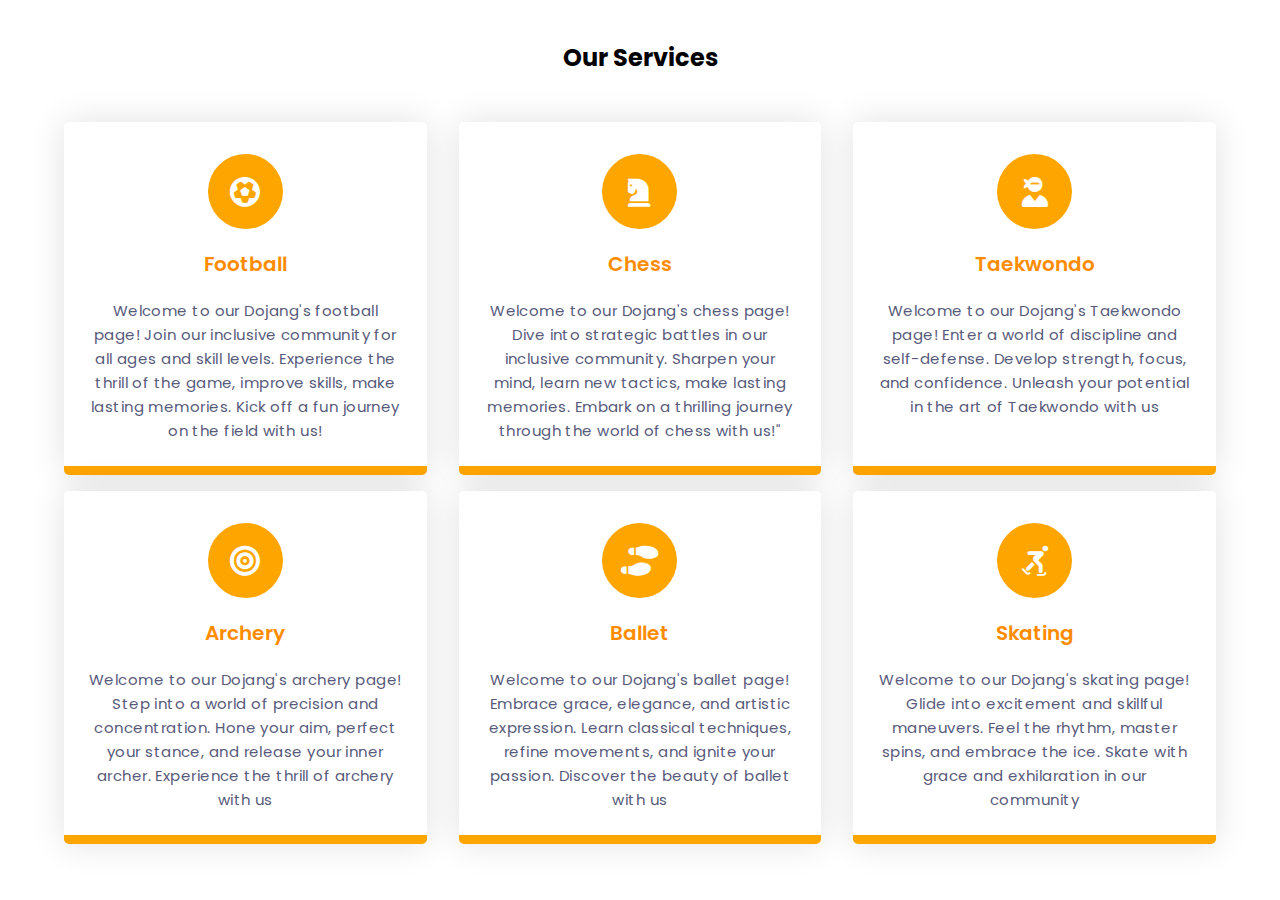
<file: about/index.html>
<!DOCTYPE html>
<html lang="en">
  <head>
    <meta name="viewport" content="width=device-width, initial-scale=1.0" />
    <title></title>
    <!-- Font Awesome CDN-->
    <link
      rel="stylesheet"
      href="https://cdnjs.cloudflare.com/ajax/libs/font-awesome/6.0.0-beta3/css/all.min.css"
    />
    <!-- Google Font -->
    <link
      href="https://fonts.googleapis.com/css2?family=Poppins:wght@400;500;600&display=swap"
      rel="stylesheet"
    />
    <!-- Stylesheet -->
    <link rel="stylesheet" href="about.css" />
  </head>
  <body>
    <section>
      <div class="row">
        <h2 class="section-heading">Our Services</h2>
      </div>
      <div class="row">
        <div class="column">
          <div class="card">
            <div class="icon-wrapper">
              <i class="fa-solid fa-futbol"></i>
            </div>
            <h3>Football</h3>
            <p>
              Welcome to our Dojang's football page! Join our inclusive community 
              for all ages and skill levels. Experience the thrill of the game,
               improve skills, make lasting memories. Kick off a fun journey on
                the field with us!
            </p>
          </div>
        </div>
        <div class="column">
          <div class="card">
            <div class="icon-wrapper">
              <i class="fa-solid fa-chess-knight"></i>
            </div>
            <h3>Chess</h3>
            <p>
              Welcome to our Dojang's chess page! Dive into strategic battles in our
               inclusive community. Sharpen your mind, learn new tactics, make 
               lasting memories. Embark on a thrilling journey through the world 
               of chess with us!"
            </p>
          </div>
        </div>
        <div class="column">
          <div class="card">
            <div class="icon-wrapper">
              <i class="fa-solid fa-user-ninja"></i>
            </div>
            <h3>Taekwondo</h3>
            <p>
              Welcome to our Dojang's Taekwondo page! Enter a world
               of discipline and self-defense. Develop strength, 
               focus, and confidence. Unleash your potential in 
               the art of Taekwondo with us
            </p>
          </div>
        </div>
        <div class="column">
          <div class="card">
            <div class="icon-wrapper">
              <i class="fa-solid fa-bullseye"></i>
            </div>
            <h3>Archery</h3>
            <p>
              Welcome to our Dojang's archery page! Step into a world of
               precision and concentration. Hone your aim, perfect your
                stance, and release your inner archer. Experience the 
                thrill of archery with us
            </p>
          </div>
        </div>
        <div class="column">
          <div class="card">
            <div class="icon-wrapper">
              <i class="fa-solid fa-shoe-prints"></i>
            </div>
            <h3>Ballet</h3>
            <p>
              Welcome to our Dojang's ballet page! Embrace grace, 
              elegance, and artistic expression. Learn classical
               techniques, refine movements, and ignite your
                passion. Discover the beauty of ballet with us
            </p>
          </div>
        </div>
        <div class="column">
          <div class="card">
            <div class="icon-wrapper">
              <i class="fa-solid fa-person-skating"></i>
            </div>
            <h3>Skating</h3>
            <p>
              Welcome to our Dojang's skating page! Glide into excitement and
               skillful maneuvers. Feel the rhythm, master spins, and embrace 
               the ice. Skate with grace and exhilaration in our community
            </p>
          </div>
        </div>
      </div>
    </section>
  </body>
</html>
</file>
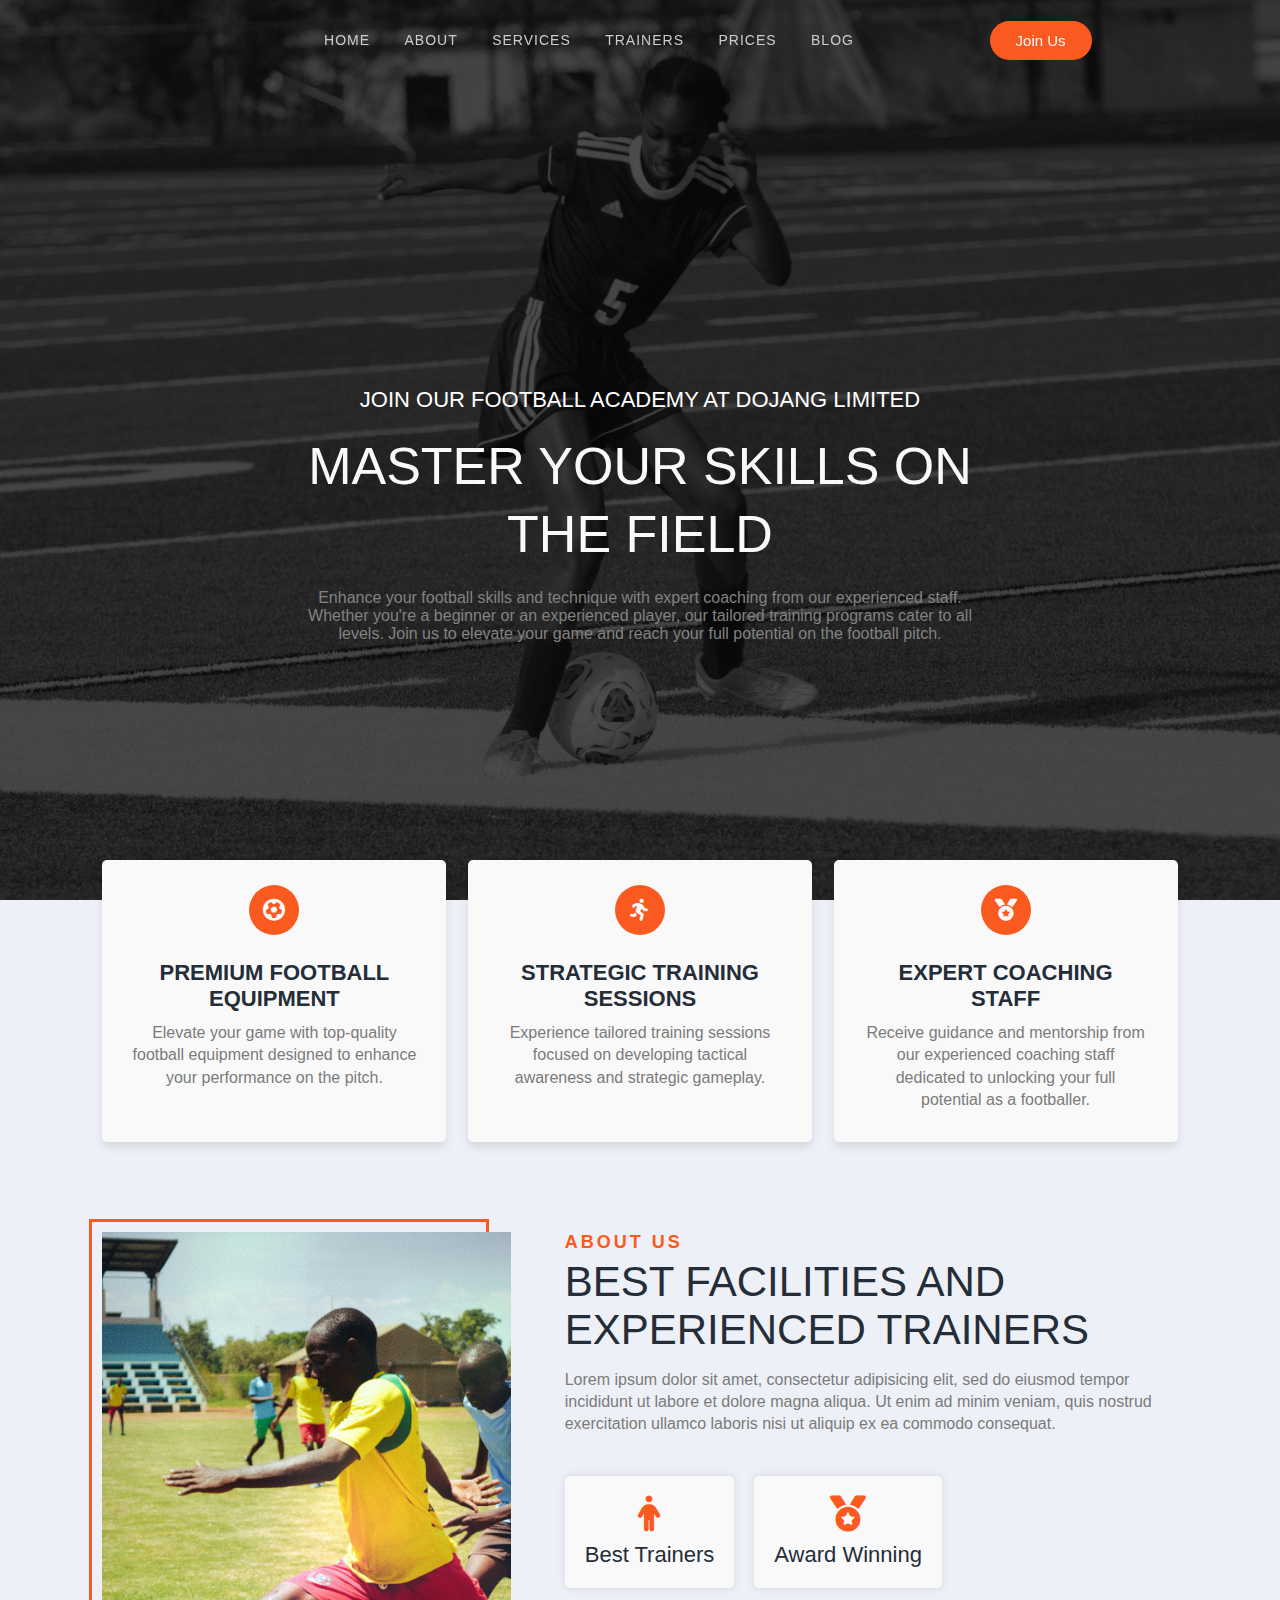
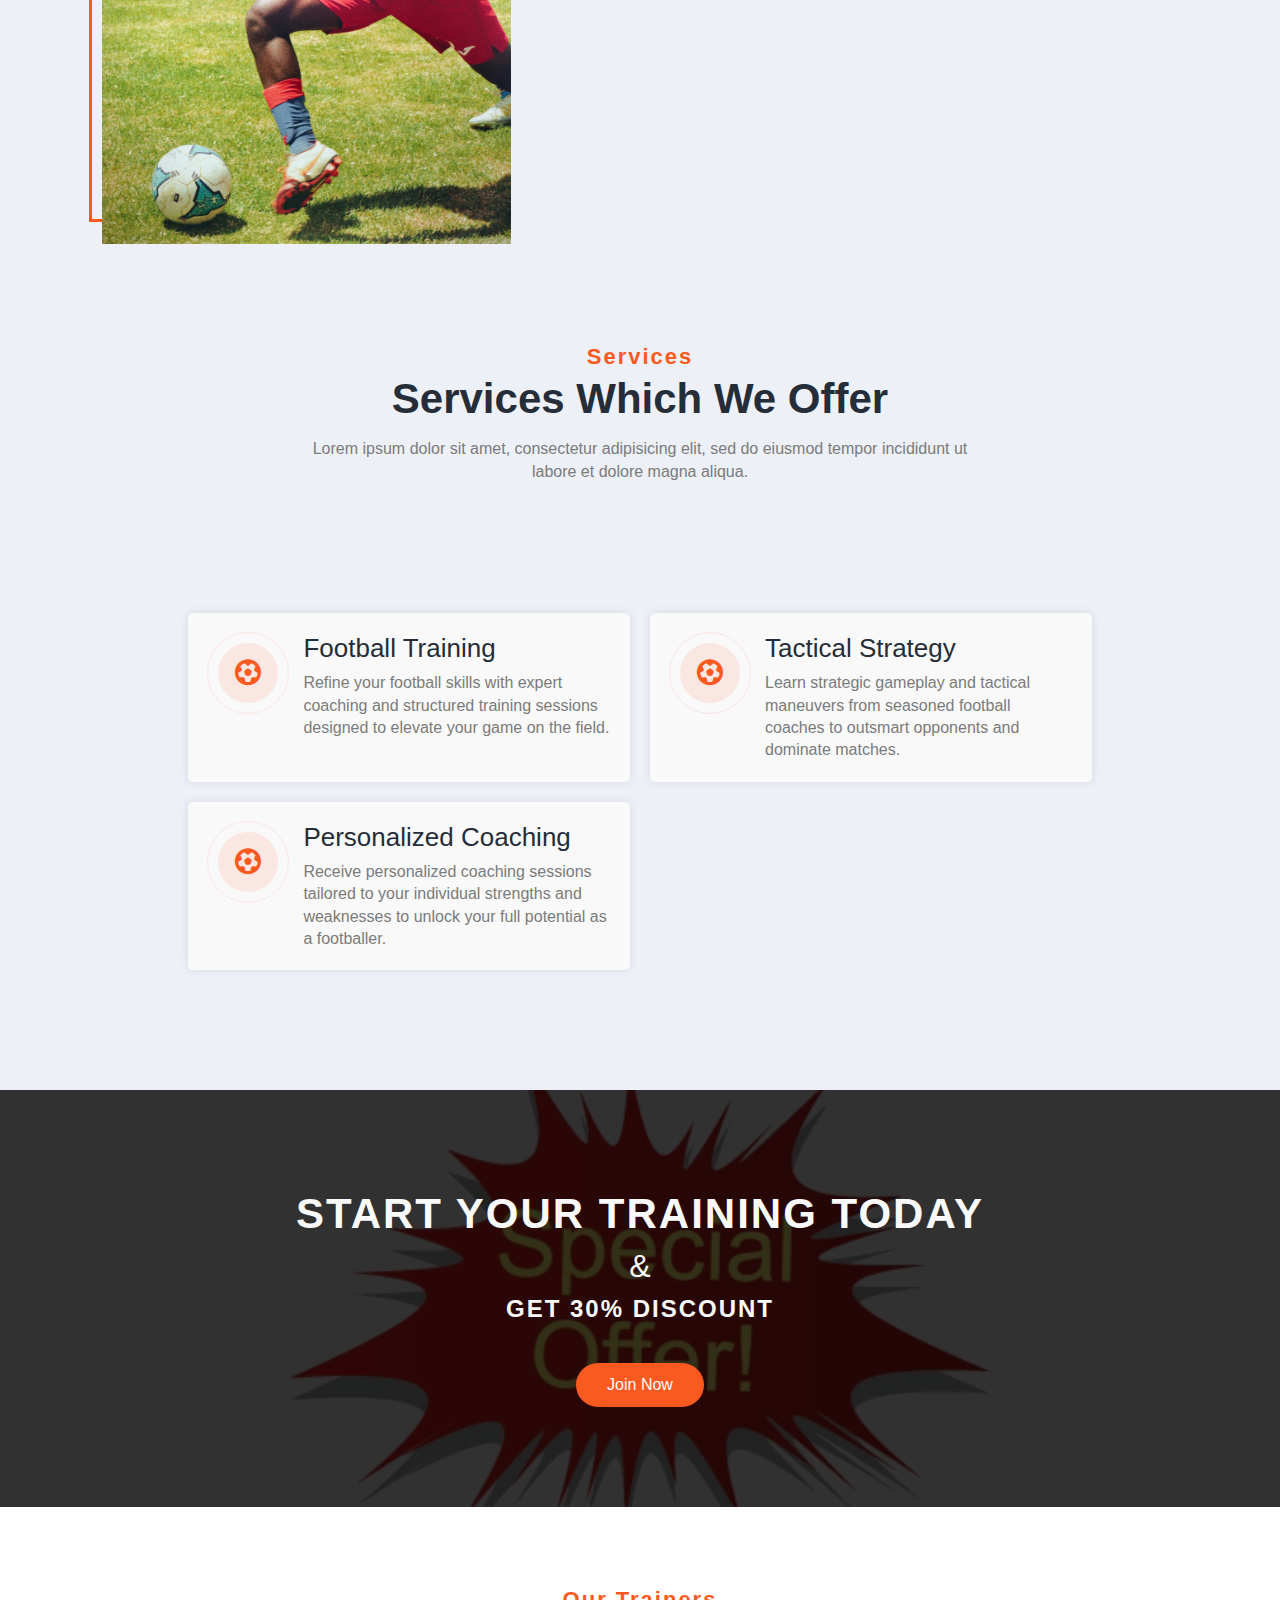
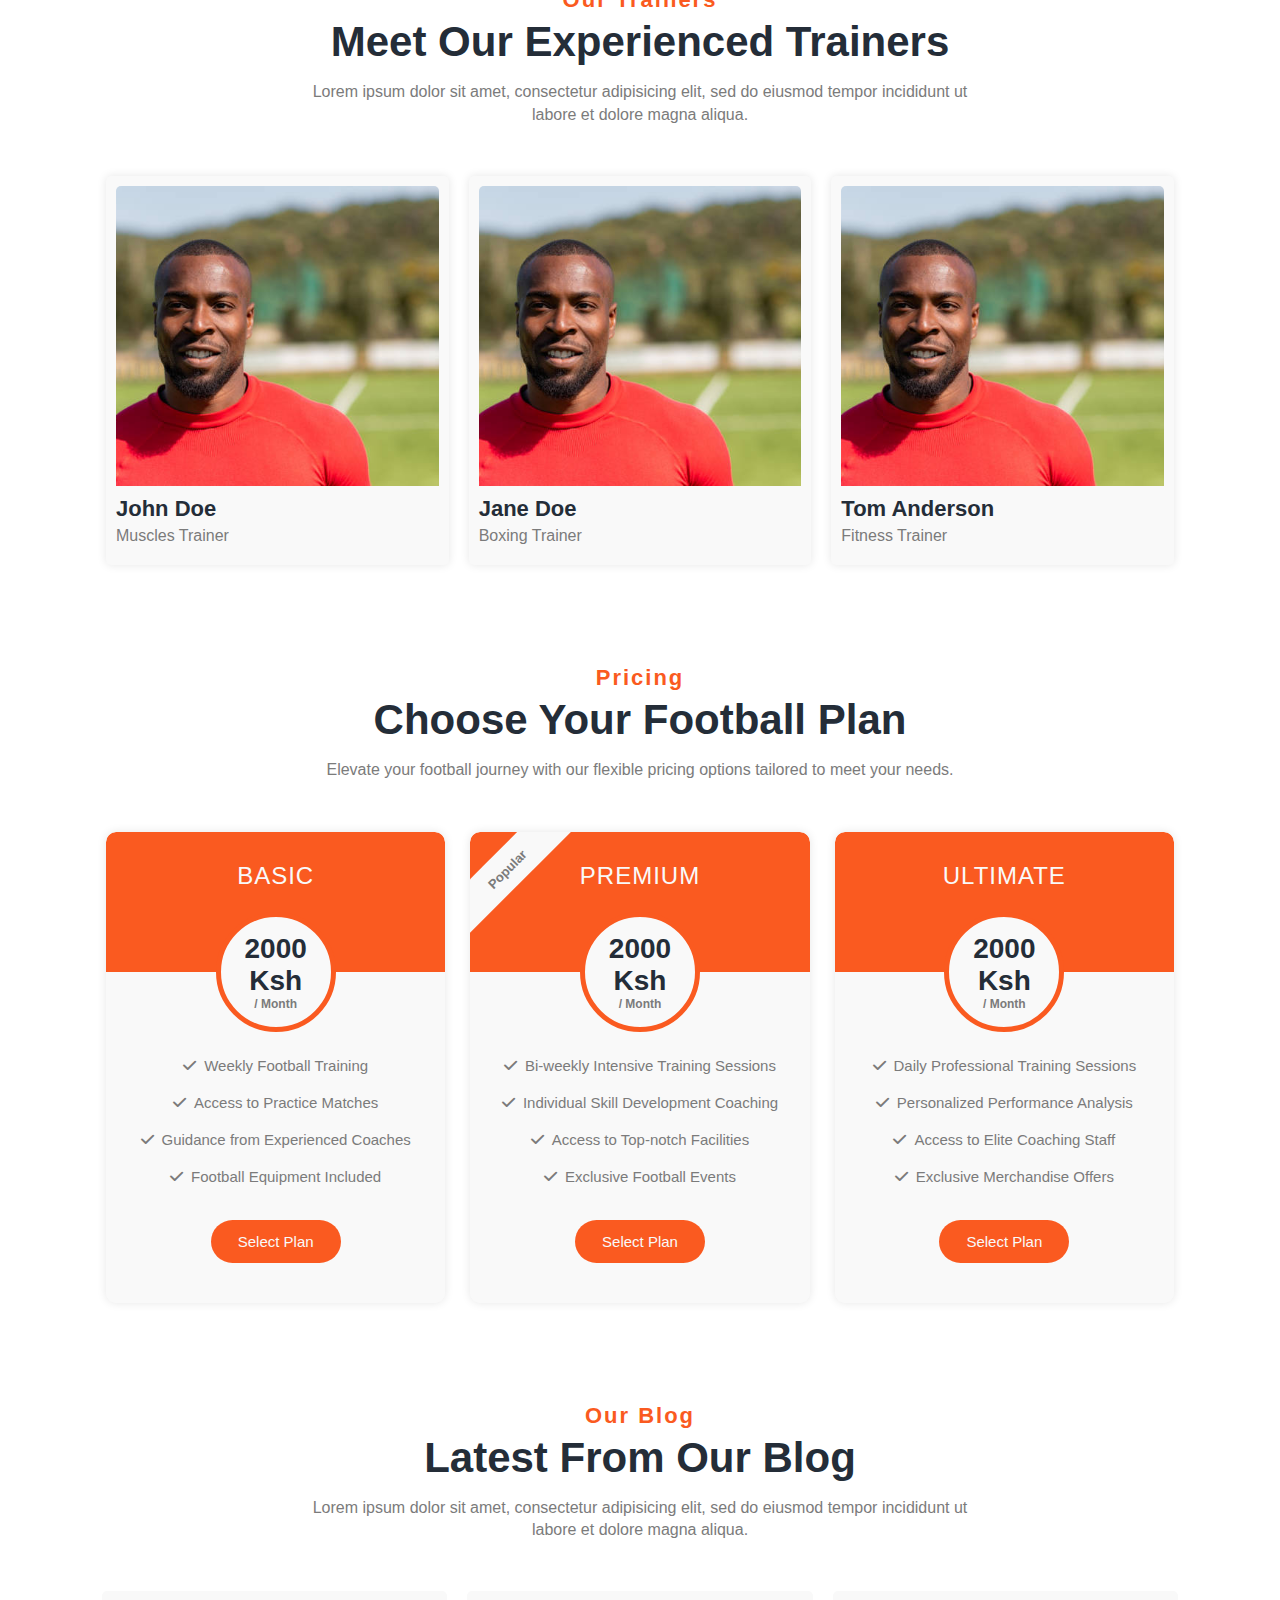
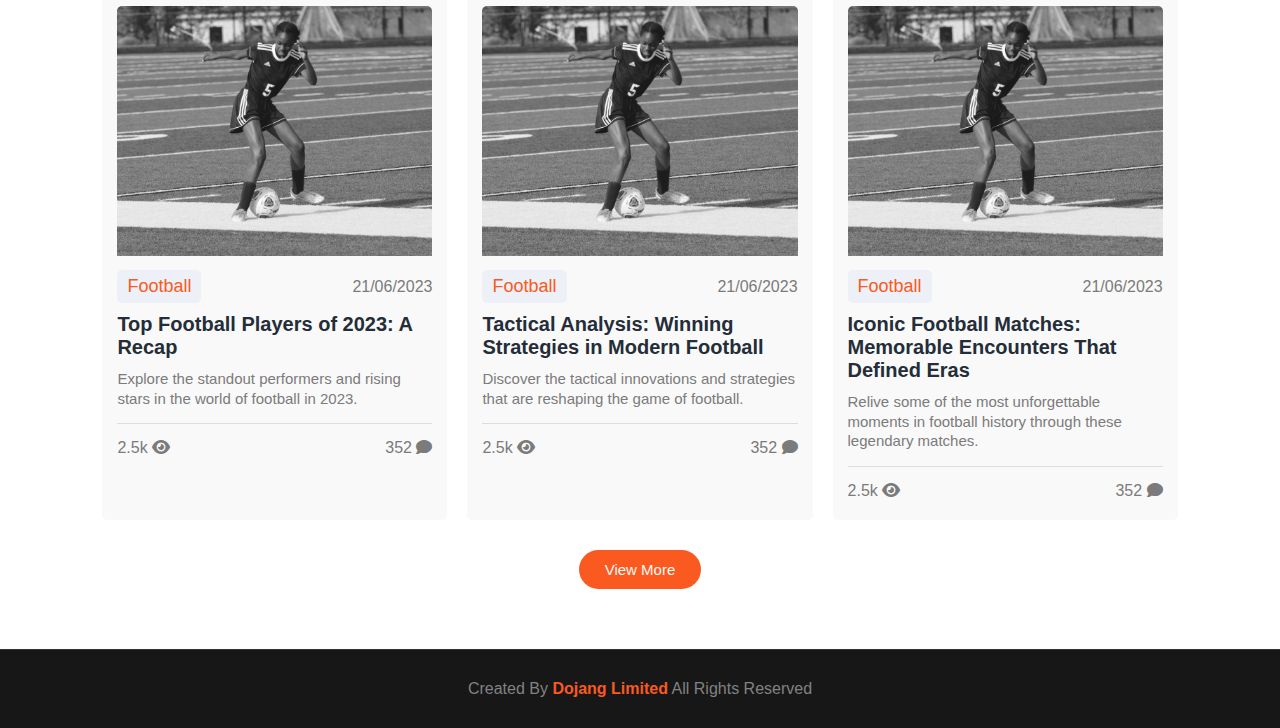
<file: football/index.html>
<!DOCTYPE html>
<html>
<head>
	<!--  *****   Link To Custom CSS Style Sheet   *****  -->
	<link rel="stylesheet" type="text/css" href="style.css">

	<!--  *****   Link To Font Awsome Icons   *****  -->
	<link rel="stylesheet" href="https://cdnjs.cloudflare.com/ajax/libs/font-awesome/6.1.1/css/all.min.css"/>

	<meta name="viewport" content="width=device-width, initial-scale=1, shrink-to-fit=no">

	<title></title>
</head>
<body>
<!--   *** Website Wrapper Starts ***   -->
<div class="website-wrapper">
	
<!--   *** Home Section Starts ***   -->
<section class="home" id="home">
	
	<div class="home-overlay"></div>
	<!--   === Main Navbar Starts ===   -->
	<nav class="main-navbar">
		<div class="logo">
			
		</div>
		<ul class="nav-list">
			<li><a href="/Index.html">Home</a></li>
			<li><a href="#about">About</a></li>
			<li><a href="#services">Services</a></li>
			<li><a href="#our_team">Trainers</a></li>
			<li><a href="#pricing">Prices</a></li>
			<li><a href="#blog">Blog</a></li>
		</ul>
		<a href="/contact.html" class="join-us-btn-wrapper">
			<button class="btn join-us-btn">Join Us</button>
		</a>
		<div class="hamburger-btn">
			<span></span>
			<span></span>
			<span></span>
		</div>
	</nav>
	<!--   === Main Navbar Ends ===   -->
	<!--   === Banner Starts ===   -->
	<div class="banner">
		<div class="banner-contents">
			<h2>Join our Football Academy at Dojang Limited</h2>
<h1>Master Your Skills on the Field</h1>
<p>Enhance your football skills and technique with expert coaching from our experienced staff. Whether you're a beginner or an experienced player, our tailored training programs cater to all levels. Join us to elevate your game and reach your full potential on the football pitch.</p>

<!-- <button class="btn read-more-btn">Discover More</button> -->

		</div>
	</div>
	<!--   === Banner Ends ===   -->

</section>
<!--   *** Home Section Ends ***   -->

<!--   *** Facilities Section Starts ***   -->
<section class="facilities">
	<div class="facilities-contents">
		
		<div class="facility-item">
			<div class="facility-icon">
				<i class="fa-solid fa-soccer-ball"></i>
			</div>
			<div class="facility-desc">
				<h2>Premium Football Equipment</h2>
				<p>Elevate your game with top-quality football equipment designed to enhance your performance on the pitch.</p>
			</div>
		</div>
	
		<div class="facility-item">
			<div class="facility-icon">
				<i class="fa-solid fa-person-running"></i>
			</div>
			<div class="facility-desc">
				<h2>Strategic Training Sessions</h2>
				<p>Experience tailored training sessions focused on developing tactical awareness and strategic gameplay.</p>
			</div>
		</div>
	
		<div class="facility-item">
			<div class="facility-icon">
				<i class="fa-solid fa-medal"></i>
			</div>
			<div class="facility-desc">
				<h2>Expert Coaching Staff</h2>
				<p>Receive guidance and mentorship from our experienced coaching staff dedicated to unlocking your full potential as a footballer.</p>
			</div>
		</div>
	</div>
	
</section>
<!--   *** Facilities Section Ends ***   -->

<!--   *** About Section Starts ***   -->
<section class="about" id="about">
	<div class="about-contents">
		
		<div class="about-left-col">
			<img src="images/about/stoochi-lam-Y8yr_c6bQ4Y-unsplash.jpg">
		</div>

		<div class="about-right-col">
			<h4>About Us</h4>
			<h1>Best Facilities and Experienced Trainers</h1>
			<p>Lorem ipsum dolor sit amet, consectetur adipisicing elit, sed do eiusmod tempor incididunt ut labore et dolore magna aliqua. Ut enim ad minim veniam, quis nostrud exercitation ullamco laboris nisi ut aliquip ex ea commodo consequat.</p>
			<div class="about-states">
				<div class="about-state about-state-1">
					<i class="fa-solid fa-person"></i>
					<h2>Best Trainers</h2>
				</div>
				<div class="about-state about-state-2">
					<i class="fa-solid fa-medal"></i>
					<h2>Award Winning</h2>
				</div>
				<!-- <div class="about-state about-state-3">
					<i class="fa-solid fa-futbol"></i>
					<h2>Best Players</h2>
				</div> -->
			</div>
		</div>

	</div>
</section>
<!--   *** About Section Ends ***   -->

<!--   *** Services Section Starts ***   -->
<section class="services" id="services">
	
	<!--   === Services Header Starts ===   -->
	<header class="section-header">
		<h3>Services</h3>
		<h1>Services Which We Offer</h1>
		<p>Lorem ipsum dolor sit amet, consectetur adipisicing elit, sed do eiusmod tempor incididunt ut labore et dolore magna aliqua.</p>
	</header>
	<!--   === Services Header Ends ===   -->

	<!--   === Services Contents Starts ===   -->
	<section class="services">
		<div class="services-contents">
			<div class="service-box">
				<div class="service-icon-box">
					<i class="fa-solid fa-soccer-ball"></i>
				</div>
				<div class="service-desc">
					<h2>Football Training</h2>
					<p>Refine your football skills with expert coaching and structured training sessions designed to elevate your game on the field.</p>
				</div>
			</div>
	
			<div class="service-box">
				<div class="service-icon-box">
					<i class="fa-solid fa-soccer-ball"></i>
				</div>
				<div class="service-desc">
					<h2>Tactical Strategy</h2>
					<p>Learn strategic gameplay and tactical maneuvers from seasoned football coaches to outsmart opponents and dominate matches.</p>
				</div>
			</div>
	
			<div class="service-box">
				<div class="service-icon-box">
					<i class="fa-solid fa-soccer-ball"></i>
				</div>
				<div class="service-desc">
					<h2>Personalized Coaching</h2>
					<p>Receive personalized coaching sessions tailored to your individual strengths and weaknesses to unlock your full potential as a footballer.</p>
				</div>
			</div>
		</div>

	</div>
	<!--   === Services Contents Ends ===   -->

</section>
<!--   *** Services Section Ends ***   -->

<!--   *** Offer Section Starts ***   -->
<section class="offer">
	<div class="offer-overlay"></div>
	<div class="offer-contents">
		<h1>Start Your Training Today</h1>
		<span>&</span>
		<h3>Get 30% Discount</h3>
		<button class="btn start-training-btn">Join Now</button>
	</div>
</section>
<!--   *** Offer Section Ends ***   -->

<!--   *** Team Section Starts ***   -->
<section class="our-team" id="our_team">
	<!--   === Team Header Starts ===   -->
	<header class="section-header">
		<h3>Our Trainers</h3>
		<h1>Meet Our Experienced Trainers</h1>
		<p>Lorem ipsum dolor sit amet, consectetur adipisicing elit, sed do eiusmod tempor incididunt ut labore et dolore magna aliqua.</p>
	</header>
	<!--   === Team Header Ends ===   -->
	<!--   === Team Contents Starts ===   -->
	<div class="team-contents">
		
		<div class="trainer-card">
			<div class="trainer-image">
				<img src="images/home/istockphoto-1308913426-612x612.jpg">
			</div>
			<div class="trainer-desc">
				<h2>John Doe</h2>
				<p>Muscles Trainer</p>
			</div>
			<div class="trainer-contact">
				<a href="#"><i class="fa-brands fa-facebook-f"></i></a>
				<a href="#"><i class="fa-brands fa-twitter"></i></a>
				<a href="#"><i class="fa-brands fa-instagram"></i></a>
			</div>
		</div>

		<div class="trainer-card">
			<div class="trainer-image">
				<img src="images/home/istockphoto-1308913426-612x612.jpg">
			</div>
			<div class="trainer-desc">
				<h2>Jane Doe</h2>
				<p>Boxing Trainer</p>
			</div>
			<div class="trainer-contact">
				<a href="#"><i class="fa-brands fa-facebook-f"></i></a>
				<a href="#"><i class="fa-brands fa-twitter"></i></a>
				<a href="#"><i class="fa-brands fa-instagram"></i></a>
			</div>
		</div>

		<div class="trainer-card">
			<div class="trainer-image">
				<img src="images/home/istockphoto-1308913426-612x612.jpg">
			</div>
			<div class="trainer-desc">
				<h2>Tom Anderson</h2>
				<p>Fitness Trainer</p>
			</div>
			<div class="trainer-contact">
				<a href="#"><i class="fa-brands fa-facebook-f"></i></a>
				<a href="#"><i class="fa-brands fa-twitter"></i></a>
				<a href="#"><i class="fa-brands fa-instagram"></i></a>
			</div>
		</div>

	</div>
	<!--   === Team Contents Ends ===   -->
</section>
<!--   *** Team Section Ends ***   -->

<!--   *** Pricing Section Starts ***   -->
<section class="pricing" id="pricing">

	<!--   === Pricing Header Starts ===   -->
<header class="section-header">
    <h3>Pricing</h3>
    <h1>Choose Your Football Plan</h1>
    <p>Elevate your football journey with our flexible pricing options tailored to meet your needs.</p>
</header>
<!--   === Pricing Header Ends ===   -->
<!--   === Pricing Contents Starts ===   -->
<div class="pricing-contents">

    <!--   === Pricing Card 1 Starts ===   -->
    <div class="pricing-card">
        <div class="pricing-card-header">
            <span class="pricing-card-title">Basic</span>
            <div class="price-circle">
                <span class="price">2000 Ksh</span>
                <span class="desc">/ Month</span>
            </div>
        </div>

        <div class="pricing-card-body">
            <ul>
                <li><i class="fa-solid fa-check"></i>Weekly Football Training</li>
                <li><i class="fa-solid fa-check"></i>Access to Practice Matches</li>
                <li><i class="fa-solid fa-check"></i>Guidance from Experienced Coaches</li>
                <li><i class="fa-solid fa-check"></i>Football Equipment Included</li>
            </ul>
            <button class="btn price-plan-btn">Select Plan</button>
        </div>
    </div>
    <!--   === Pricing Card 1 Ends ===   -->

    <!--   === Pricing Card 2 Starts ===   -->
    <div class="pricing-card">
        <div class="pricing-card-header">
            <div class="tag-box">
                <span class="tag">Popular</span>
            </div>
            <span class="pricing-card-title">Premium</span>
            <div class="price-circle">
                <span class="price">2000 Ksh</span>
                <span class="desc">/ Month</span>
            </div>
        </div>

        <div class="pricing-card-body">
            <ul>
                <li><i class="fa-solid fa-check"></i>Bi-weekly Intensive Training Sessions</li>
                <li><i class="fa-solid fa-check"></i>Individual Skill Development Coaching</li>
                <li><i class="fa-solid fa-check"></i>Access to Top-notch Facilities</li>
                <li><i class="fa-solid fa-check"></i>Exclusive Football Events</li>
            </ul>
            <button class="btn price-plan-btn">Select Plan</button>
        </div>
    </div>
    <!--   === Pricing Card 2 Ends ===   -->

    <!--   === Pricing Card 3 Starts ===   -->
    <div class="pricing-card">
        <div class="pricing-card-header">
            <span class="pricing-card-title">Ultimate</span>
            <div class="price-circle">
                <span class="price">2000 Ksh</span>
                <span class="desc">/ Month</span>
            </div>
        </div>

        <div class="pricing-card-body">
            <ul>
                <li><i class="fa-solid fa-check"></i>Daily Professional Training Sessions</li>
                <li><i class="fa-solid fa-check"></i>Personalized Performance Analysis</li>
                <li><i class="fa-solid fa-check"></i>Access to Elite Coaching Staff</li>
                <li><i class="fa-solid fa-check"></i>Exclusive Merchandise Offers</li>
            </ul>
            <button class="btn price-plan-btn">Select Plan</button>
        </div>
    </div>
    <!--   === Pricing Card 3 Ends ===   -->

</div>

	<!--   === Pricing Contents Ends ===   -->
</section>
<!--   *** Pricing Section Ends ***   -->

<!--   *** Blog Section Starts ***   -->
<section class="blog" id="blog">
	<!--   === Blog Header Starts ===   -->
	<header class="section-header">
		<h3>Our Blog</h3>
		<h1>Latest From Our Blog</h1>
		<p>Lorem ipsum dolor sit amet, consectetur adipisicing elit, sed do eiusmod tempor incididunt ut labore et dolore magna aliqua.</p>
	</header>
	<!--   === Blog Header Ends ===   -->

	<!--   === Blog Contents Starts ===   -->
	<div class="blog-contents">
		
		<div class="article-card">
			<img src="images/home/iiona-virgin-NSfSyyqPnT4-unsplash.jpg">
			<div class="category">
				<div class="subject"><h3>Football</h3></div>
				<span>21/06/2023</span>
			</div>
			<h2 class="article-title">Top Football Players of 2023: A Recap</h2>
			<p class="article-desc">Explore the standout performers and rising stars in the world of football in 2023.</p>
			<div class="article-views">
				<span>2.5k <i class="fa-solid fa-eye"></i></span>
				<span>352 <i class="fa-solid fa-comment"></i></span>
			</div>
		</div>

		<div class="article-card">
			<img src="images/home/iiona-virgin-NSfSyyqPnT4-unsplash.jpg">
			<div class="category">
				<div class="subject"><h3>Football</h3></div>
				<span>21/06/2023</span>
			</div>
			<h2 class="article-title">Tactical Analysis: Winning Strategies in Modern Football</h2>
			<p class="article-desc">Discover the tactical innovations and strategies that are reshaping the game of football.</p>
			<div class="article-views">
				<span>2.5k <i class="fa-solid fa-eye"></i></span>
				<span>352 <i class="fa-solid fa-comment"></i></span>
			</div>
		</div>

		<div class="article-card">
			<img src="images/home/iiona-virgin-NSfSyyqPnT4-unsplash.jpg">
			<div class="category">
				<div class="subject"><h3>Football</h3></div>
				<span>21/06/2023</span>
			</div>
			<h2 class="article-title">Iconic Football Matches: Memorable Encounters That Defined Eras</h2>
			<p class="article-desc">Relive some of the most unforgettable moments in football history through these legendary matches.</p>
			<div class="article-views">
				<span>2.5k <i class="fa-solid fa-eye"></i></span>
				<span>352 <i class="fa-solid fa-comment"></i></span>
			</div>
		</div>

	</div>
	<!--   === Blog Contents Ends ===   -->
	<div class="view-more-btn-container">
		<button class="btn articles-view-btn">View More</button>
	</div>
</section>

<!--   *** Blog Section Ends ***   -->

<!--   *** Footer Section Starts ***   -->
<!-- <section class="page-footer">
	
	  === Footer Contents Starts ===  
	<div class="footer-contents">
		
		<div class="footer-col footer-col-1">
			<div class="footer-col-title">
				<h3>About</h3>
			</div>
			<div class="footer-col-desc">
				<p>Lorem ipsum dolor sit amet, consectetur adipisicing elit, sed do eiusmod tempor incididunt ut labore et dolore magna aliqua.</p>
				<p>Lorem ipsum dolor sit amet, consectetur adipisicing elit, sed do eiusmod</p>
				<span>321 Street, California, USA</span>
				<span>+012 123 45678</span>
				<span>info@sample.com</span>
				<div class="footer-social-media">
					<a href="#"><i class="fa-brands fa-facebook-f"></i></a>
					<a href="#"><i class="fa-brands fa-twitter"></i></a>
					<a href="#"><i class="fa-brands fa-instagram"></i></a>
					<a href="#"><i class="fa-brands fa-linkedin-in"></i></a>
				</div>
			</div>
		</div>

		<div class="footer-col footer-col-2">
			<div class="footer-col-title">
				<h3>Quick Links</h3>
			</div>
			<div class="footer-col-desc">
				<a href="#">Home</a>
				<a href="#">About</a>
				<a href="#">Services</a>
				<a href="#">Trainers</a>
				<a href="#">Pricing</a>
				<a href="#">Blog</a>
			</div>
		</div>

		<div class="footer-col footer-col-3">
			<div class="footer-col-title">
				<h3>Newsletter</h3>
			</div>
			<div class="footer-col-desc">
				<p>Lorem ipsum dolor sit amet, consectetur adipisicing elit, sed do eiusmod tempor incididunt ut labore et dolore magna aliqua.</p>
				<form class="newsletter">
					<input type="email" placeholder="Your Email">
					<button class="btn newsletter-btn" type="submit">Subscribe</button>
				</form>
			</div>
		</div>

	</div>
	

</section> -->


<div class="copy-rights">
	<p>Created By <b>Dojang Limited</b> All Rights Reserved</p>
</div>


</div>


<script type="text/javascript" src="script.js"></script>
</body>
</html>
</file>
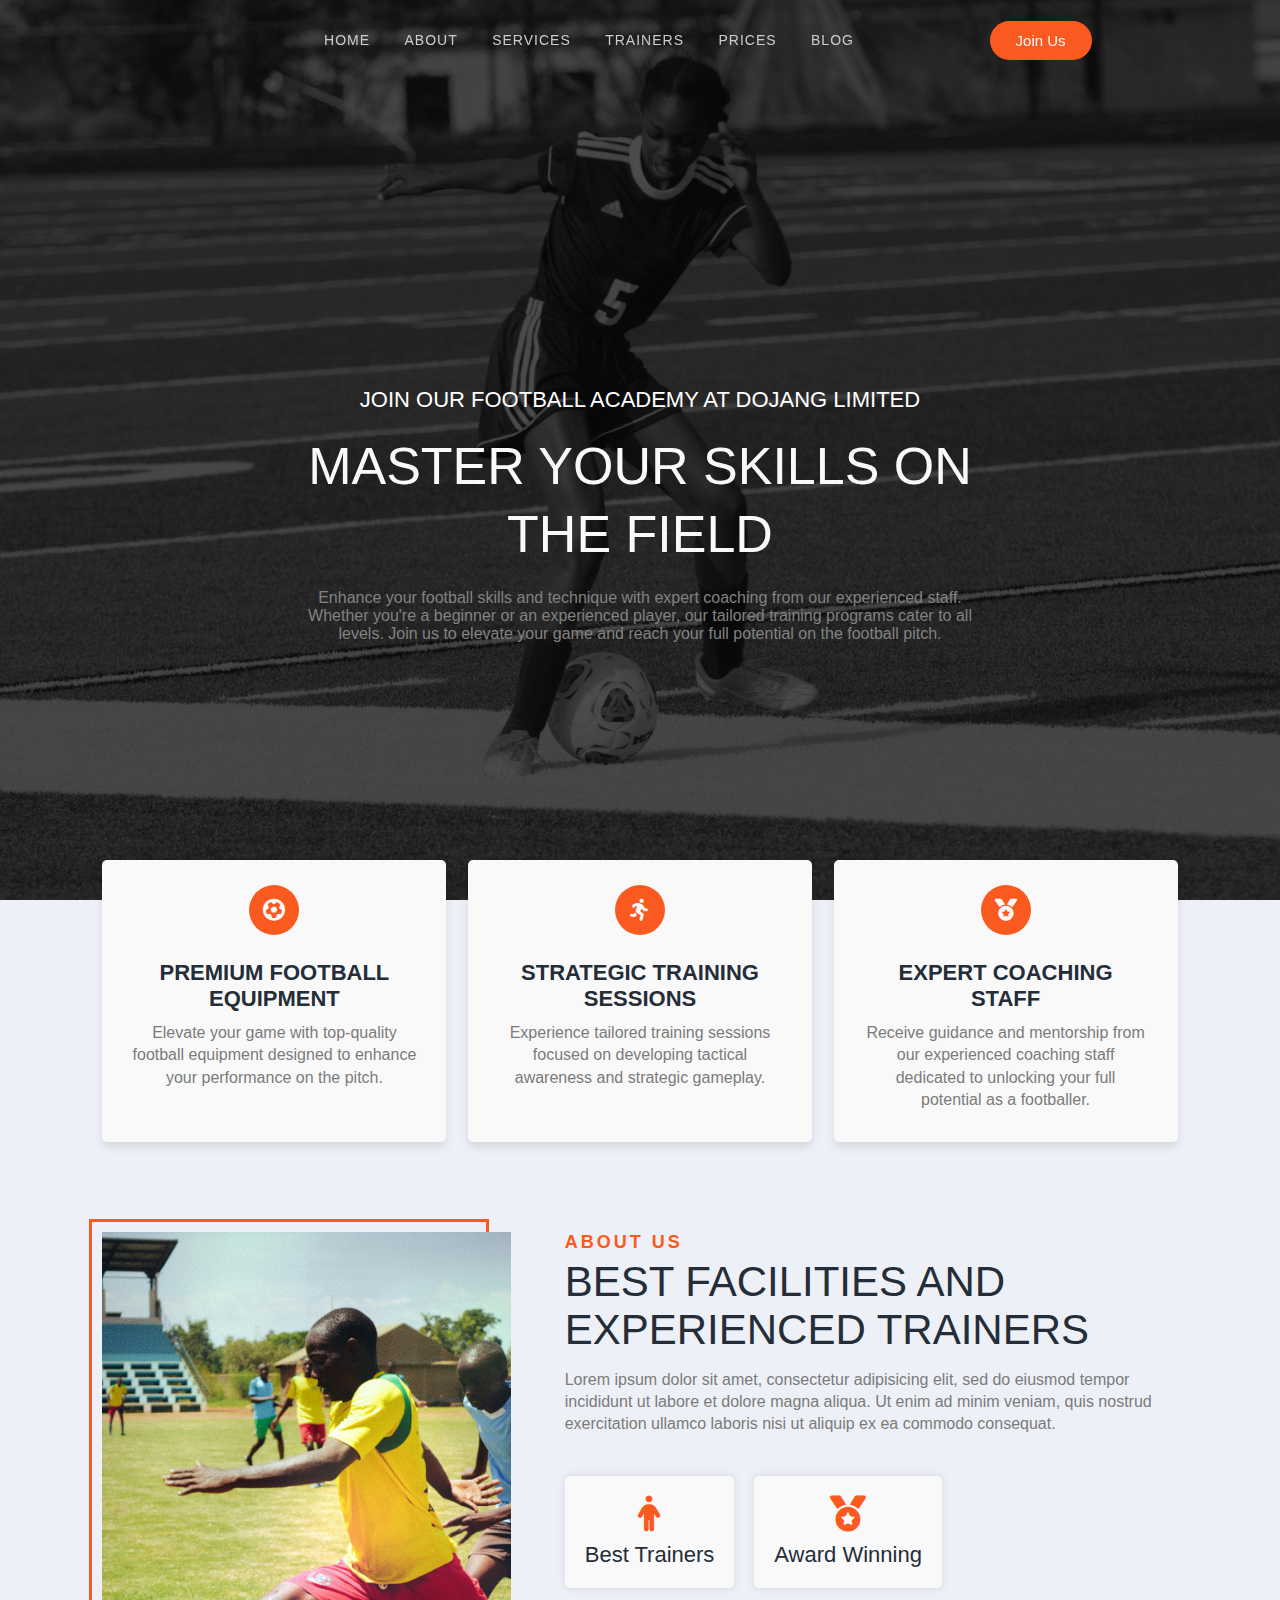
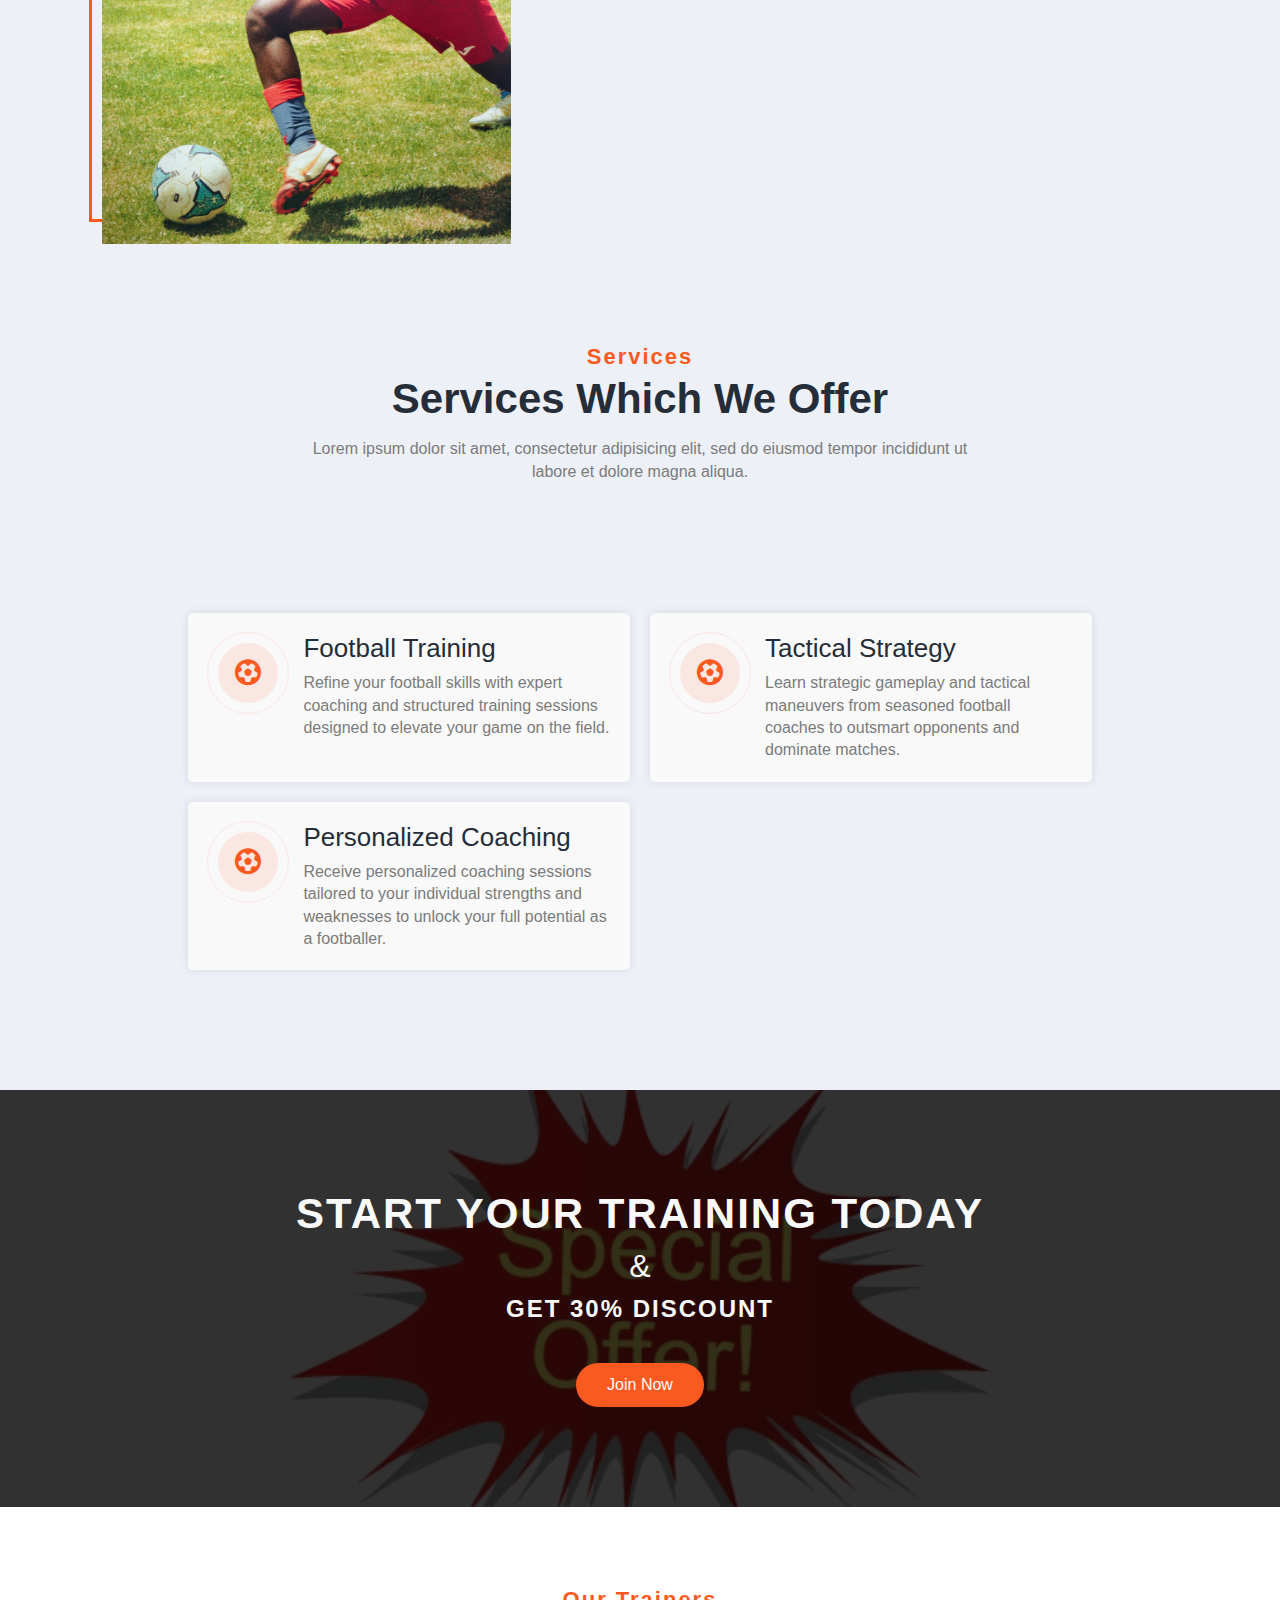
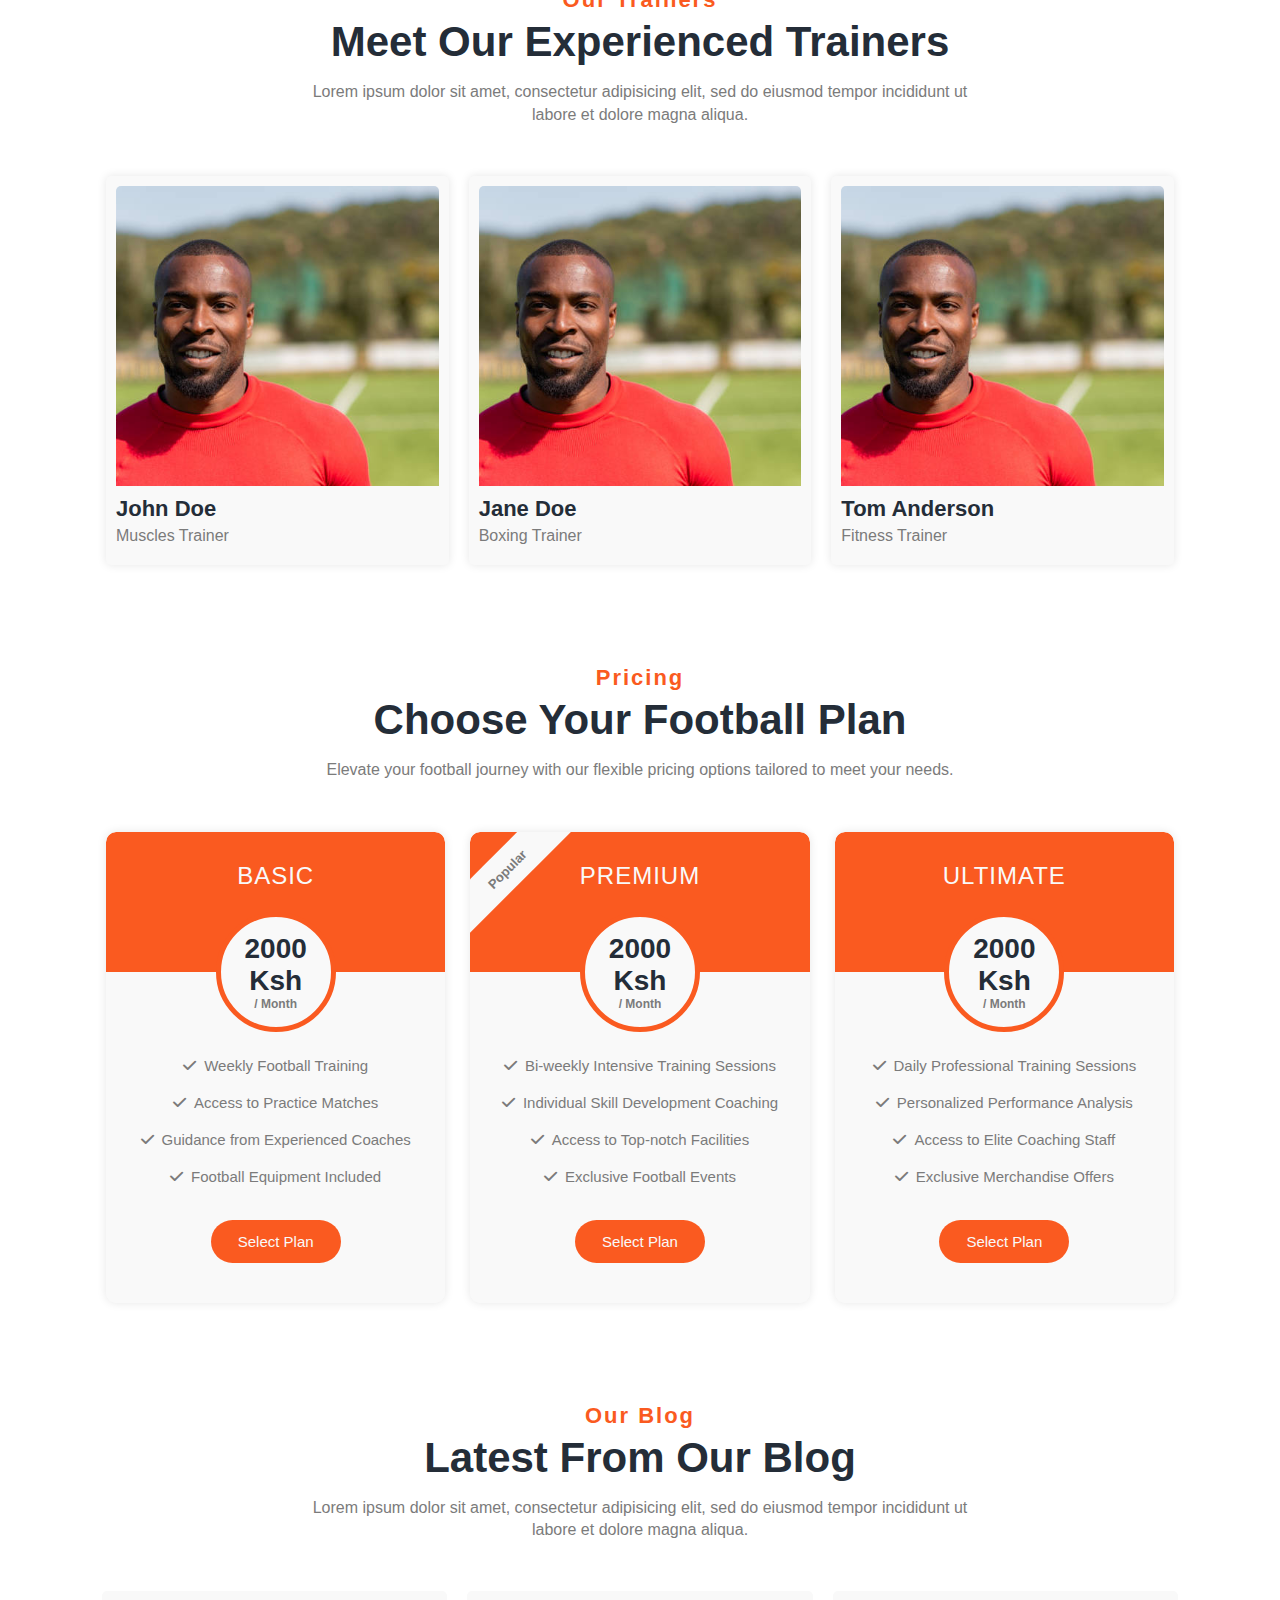
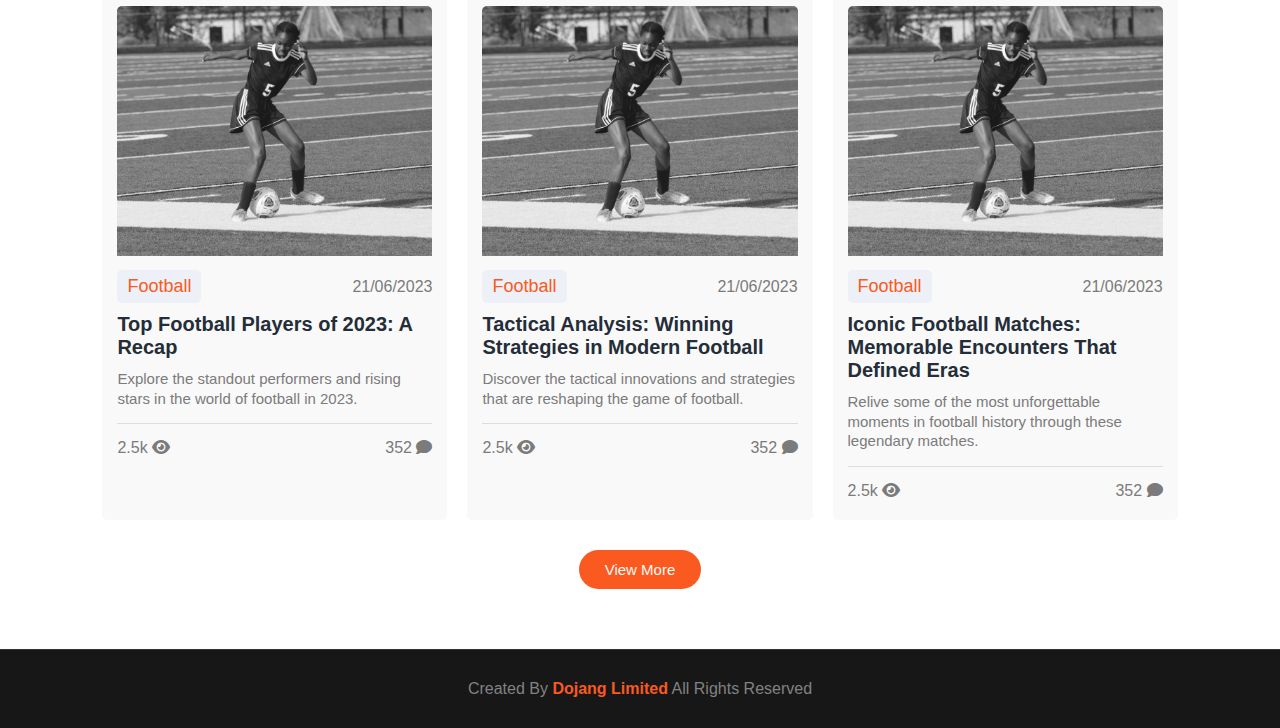
<file: FitLife Complete Fitness Website (Five Star Tutorials)/Project Files/index.html>
<!DOCTYPE html>
<html>
<head>
	<!--  *****   Link To Custom CSS Style Sheet   *****  -->
	<link rel="stylesheet" type="text/css" href="style.css">

	<!--  *****   Link To Font Awsome Icons   *****  -->
	<link rel="stylesheet" href="https://cdnjs.cloudflare.com/ajax/libs/font-awesome/6.1.1/css/all.min.css"/>

	<meta name="viewport" content="width=device-width, initial-scale=1, shrink-to-fit=no">

	<title></title>
</head>
<body>
<!--   *** Website Wrapper Starts ***   -->
<div class="website-wrapper">
	
<!--   *** Home Section Starts ***   -->
<section class="home" id="home">
	
	<div class="home-overlay"></div>
	<!--   === Main Navbar Starts ===   -->
	<nav class="main-navbar">
		<div class="logo">
			
		</div>
		<ul class="nav-list">
			<li><a href="#home">Home</a></li>
			<li><a href="#about">About</a></li>
			<li><a href="#services">Services</a></li>
			<li><a href="#our_team">Trainers</a></li>
			<li><a href="#pricing">Prices</a></li>
			<li><a href="#blog">Blog</a></li>
		</ul>
		<a href="/contact.html" class="join-us-btn-wrapper">
			<button class="btn join-us-btn">Join Us</button>
		</a>
		<div class="hamburger-btn">
			<span></span>
			<span></span>
			<span></span>
		</div>
	</nav>
	<!--   === Main Navbar Ends ===   -->
	<!--   === Banner Starts ===   -->
	<div class="banner">
		<div class="banner-contents">
			<h2>Join our Football Academy at Dojang Limited</h2>
<h1>Master Your Skills on the Field</h1>
<p>Enhance your football skills and technique with expert coaching from our experienced staff. Whether you're a beginner or an experienced player, our tailored training programs cater to all levels. Join us to elevate your game and reach your full potential on the football pitch.</p>

<!-- <button class="btn read-more-btn">Discover More</button> -->

		</div>
	</div>
	<!--   === Banner Ends ===   -->

</section>
<!--   *** Home Section Ends ***   -->

<!--   *** Facilities Section Starts ***   -->
<section class="facilities">
	<div class="facilities-contents">
		
		<div class="facility-item">
			<div class="facility-icon">
				<i class="fa-solid fa-soccer-ball"></i>
			</div>
			<div class="facility-desc">
				<h2>Premium Football Equipment</h2>
				<p>Elevate your game with top-quality football equipment designed to enhance your performance on the pitch.</p>
			</div>
		</div>
	
		<div class="facility-item">
			<div class="facility-icon">
				<i class="fa-solid fa-person-running"></i>
			</div>
			<div class="facility-desc">
				<h2>Strategic Training Sessions</h2>
				<p>Experience tailored training sessions focused on developing tactical awareness and strategic gameplay.</p>
			</div>
		</div>
	
		<div class="facility-item">
			<div class="facility-icon">
				<i class="fa-solid fa-medal"></i>
			</div>
			<div class="facility-desc">
				<h2>Expert Coaching Staff</h2>
				<p>Receive guidance and mentorship from our experienced coaching staff dedicated to unlocking your full potential as a footballer.</p>
			</div>
		</div>
	</div>
	
</section>
<!--   *** Facilities Section Ends ***   -->

<!--   *** About Section Starts ***   -->
<section class="about" id="about">
	<div class="about-contents">
		
		<div class="about-left-col">
			<img src="images/about/stoochi-lam-Y8yr_c6bQ4Y-unsplash.jpg">
		</div>

		<div class="about-right-col">
			<h4>About Us</h4>
			<h1>Best Facilities and Experienced Trainers</h1>
			<p>Lorem ipsum dolor sit amet, consectetur adipisicing elit, sed do eiusmod tempor incididunt ut labore et dolore magna aliqua. Ut enim ad minim veniam, quis nostrud exercitation ullamco laboris nisi ut aliquip ex ea commodo consequat.</p>
			<div class="about-states">
				<div class="about-state about-state-1">
					<i class="fa-solid fa-person"></i>
					<h2>Best Trainers</h2>
				</div>
				<div class="about-state about-state-2">
					<i class="fa-solid fa-medal"></i>
					<h2>Award Winning</h2>
				</div>
				<!-- <div class="about-state about-state-3">
					<i class="fa-solid fa-futbol"></i>
					<h2>Best Players</h2>
				</div> -->
			</div>
		</div>

	</div>
</section>
<!--   *** About Section Ends ***   -->

<!--   *** Services Section Starts ***   -->
<section class="services" id="services">
	
	<!--   === Services Header Starts ===   -->
	<header class="section-header">
		<h3>Services</h3>
		<h1>Services Which We Offer</h1>
		<p>Lorem ipsum dolor sit amet, consectetur adipisicing elit, sed do eiusmod tempor incididunt ut labore et dolore magna aliqua.</p>
	</header>
	<!--   === Services Header Ends ===   -->

	<!--   === Services Contents Starts ===   -->
	<section class="services">
		<div class="services-contents">
			<div class="service-box">
				<div class="service-icon-box">
					<i class="fa-solid fa-soccer-ball"></i>
				</div>
				<div class="service-desc">
					<h2>Football Training</h2>
					<p>Refine your football skills with expert coaching and structured training sessions designed to elevate your game on the field.</p>
				</div>
			</div>
	
			<div class="service-box">
				<div class="service-icon-box">
					<i class="fa-solid fa-soccer-ball"></i>
				</div>
				<div class="service-desc">
					<h2>Tactical Strategy</h2>
					<p>Learn strategic gameplay and tactical maneuvers from seasoned football coaches to outsmart opponents and dominate matches.</p>
				</div>
			</div>
	
			<div class="service-box">
				<div class="service-icon-box">
					<i class="fa-solid fa-soccer-ball"></i>
				</div>
				<div class="service-desc">
					<h2>Personalized Coaching</h2>
					<p>Receive personalized coaching sessions tailored to your individual strengths and weaknesses to unlock your full potential as a footballer.</p>
				</div>
			</div>
		</div>

	</div>
	<!--   === Services Contents Ends ===   -->

</section>
<!--   *** Services Section Ends ***   -->

<!--   *** Offer Section Starts ***   -->
<section class="offer">
	<div class="offer-overlay"></div>
	<div class="offer-contents">
		<h1>Start Your Training Today</h1>
		<span>&</span>
		<h3>Get 30% Discount</h3>
		<button class="btn start-training-btn">Join Now</button>
	</div>
</section>
<!--   *** Offer Section Ends ***   -->

<!--   *** Team Section Starts ***   -->
<section class="our-team" id="our_team">
	<!--   === Team Header Starts ===   -->
	<header class="section-header">
		<h3>Our Trainers</h3>
		<h1>Meet Our Experienced Trainers</h1>
		<p>Lorem ipsum dolor sit amet, consectetur adipisicing elit, sed do eiusmod tempor incididunt ut labore et dolore magna aliqua.</p>
	</header>
	<!--   === Team Header Ends ===   -->
	<!--   === Team Contents Starts ===   -->
	<div class="team-contents">
		
		<div class="trainer-card">
			<div class="trainer-image">
				<img src="images/home/istockphoto-1308913426-612x612.jpg">
			</div>
			<div class="trainer-desc">
				<h2>John Doe</h2>
				<p>Muscles Trainer</p>
			</div>
			<div class="trainer-contact">
				<a href="#"><i class="fa-brands fa-facebook-f"></i></a>
				<a href="#"><i class="fa-brands fa-twitter"></i></a>
				<a href="#"><i class="fa-brands fa-instagram"></i></a>
			</div>
		</div>

		<div class="trainer-card">
			<div class="trainer-image">
				<img src="images/home/istockphoto-1308913426-612x612.jpg">
			</div>
			<div class="trainer-desc">
				<h2>Jane Doe</h2>
				<p>Boxing Trainer</p>
			</div>
			<div class="trainer-contact">
				<a href="#"><i class="fa-brands fa-facebook-f"></i></a>
				<a href="#"><i class="fa-brands fa-twitter"></i></a>
				<a href="#"><i class="fa-brands fa-instagram"></i></a>
			</div>
		</div>

		<div class="trainer-card">
			<div class="trainer-image">
				<img src="images/home/istockphoto-1308913426-612x612.jpg">
			</div>
			<div class="trainer-desc">
				<h2>Tom Anderson</h2>
				<p>Fitness Trainer</p>
			</div>
			<div class="trainer-contact">
				<a href="#"><i class="fa-brands fa-facebook-f"></i></a>
				<a href="#"><i class="fa-brands fa-twitter"></i></a>
				<a href="#"><i class="fa-brands fa-instagram"></i></a>
			</div>
		</div>

	</div>
	<!--   === Team Contents Ends ===   -->
</section>
<!--   *** Team Section Ends ***   -->

<!--   *** Pricing Section Starts ***   -->
<section class="pricing" id="pricing">

	<!--   === Pricing Header Starts ===   -->
<header class="section-header">
    <h3>Pricing</h3>
    <h1>Choose Your Football Plan</h1>
    <p>Elevate your football journey with our flexible pricing options tailored to meet your needs.</p>
</header>
<!--   === Pricing Header Ends ===   -->
<!--   === Pricing Contents Starts ===   -->
<div class="pricing-contents">

    <!--   === Pricing Card 1 Starts ===   -->
    <div class="pricing-card">
        <div class="pricing-card-header">
            <span class="pricing-card-title">Basic</span>
            <div class="price-circle">
                <span class="price">2000 Ksh</span>
                <span class="desc">/ Month</span>
            </div>
        </div>

        <div class="pricing-card-body">
            <ul>
                <li><i class="fa-solid fa-check"></i>Weekly Football Training</li>
                <li><i class="fa-solid fa-check"></i>Access to Practice Matches</li>
                <li><i class="fa-solid fa-check"></i>Guidance from Experienced Coaches</li>
                <li><i class="fa-solid fa-check"></i>Football Equipment Included</li>
            </ul>
            <button class="btn price-plan-btn">Select Plan</button>
        </div>
    </div>
    <!--   === Pricing Card 1 Ends ===   -->

    <!--   === Pricing Card 2 Starts ===   -->
    <div class="pricing-card">
        <div class="pricing-card-header">
            <div class="tag-box">
                <span class="tag">Popular</span>
            </div>
            <span class="pricing-card-title">Premium</span>
            <div class="price-circle">
                <span class="price">2000 Ksh</span>
                <span class="desc">/ Month</span>
            </div>
        </div>

        <div class="pricing-card-body">
            <ul>
                <li><i class="fa-solid fa-check"></i>Bi-weekly Intensive Training Sessions</li>
                <li><i class="fa-solid fa-check"></i>Individual Skill Development Coaching</li>
                <li><i class="fa-solid fa-check"></i>Access to Top-notch Facilities</li>
                <li><i class="fa-solid fa-check"></i>Exclusive Football Events</li>
            </ul>
            <button class="btn price-plan-btn">Select Plan</button>
        </div>
    </div>
    <!--   === Pricing Card 2 Ends ===   -->

    <!--   === Pricing Card 3 Starts ===   -->
    <div class="pricing-card">
        <div class="pricing-card-header">
            <span class="pricing-card-title">Ultimate</span>
            <div class="price-circle">
                <span class="price">2000 Ksh</span>
                <span class="desc">/ Month</span>
            </div>
        </div>

        <div class="pricing-card-body">
            <ul>
                <li><i class="fa-solid fa-check"></i>Daily Professional Training Sessions</li>
                <li><i class="fa-solid fa-check"></i>Personalized Performance Analysis</li>
                <li><i class="fa-solid fa-check"></i>Access to Elite Coaching Staff</li>
                <li><i class="fa-solid fa-check"></i>Exclusive Merchandise Offers</li>
            </ul>
            <button class="btn price-plan-btn">Select Plan</button>
        </div>
    </div>
    <!--   === Pricing Card 3 Ends ===   -->

</div>

	<!--   === Pricing Contents Ends ===   -->
</section>
<!--   *** Pricing Section Ends ***   -->

<!--   *** Blog Section Starts ***   -->
<section class="blog" id="blog">
	<!--   === Blog Header Starts ===   -->
	<header class="section-header">
		<h3>Our Blog</h3>
		<h1>Latest From Our Blog</h1>
		<p>Lorem ipsum dolor sit amet, consectetur adipisicing elit, sed do eiusmod tempor incididunt ut labore et dolore magna aliqua.</p>
	</header>
	<!--   === Blog Header Ends ===   -->

	<!--   === Blog Contents Starts ===   -->
	<div class="blog-contents">
		
		<div class="article-card">
			<img src="images/home/iiona-virgin-NSfSyyqPnT4-unsplash.jpg">
			<div class="category">
				<div class="subject"><h3>Football</h3></div>
				<span>21/06/2023</span>
			</div>
			<h2 class="article-title">Top Football Players of 2023: A Recap</h2>
			<p class="article-desc">Explore the standout performers and rising stars in the world of football in 2023.</p>
			<div class="article-views">
				<span>2.5k <i class="fa-solid fa-eye"></i></span>
				<span>352 <i class="fa-solid fa-comment"></i></span>
			</div>
		</div>

		<div class="article-card">
			<img src="images/home/iiona-virgin-NSfSyyqPnT4-unsplash.jpg">
			<div class="category">
				<div class="subject"><h3>Football</h3></div>
				<span>21/06/2023</span>
			</div>
			<h2 class="article-title">Tactical Analysis: Winning Strategies in Modern Football</h2>
			<p class="article-desc">Discover the tactical innovations and strategies that are reshaping the game of football.</p>
			<div class="article-views">
				<span>2.5k <i class="fa-solid fa-eye"></i></span>
				<span>352 <i class="fa-solid fa-comment"></i></span>
			</div>
		</div>

		<div class="article-card">
			<img src="images/home/iiona-virgin-NSfSyyqPnT4-unsplash.jpg">
			<div class="category">
				<div class="subject"><h3>Football</h3></div>
				<span>21/06/2023</span>
			</div>
			<h2 class="article-title">Iconic Football Matches: Memorable Encounters That Defined Eras</h2>
			<p class="article-desc">Relive some of the most unforgettable moments in football history through these legendary matches.</p>
			<div class="article-views">
				<span>2.5k <i class="fa-solid fa-eye"></i></span>
				<span>352 <i class="fa-solid fa-comment"></i></span>
			</div>
		</div>

	</div>
	<!--   === Blog Contents Ends ===   -->
	<div class="view-more-btn-container">
		<button class="btn articles-view-btn">View More</button>
	</div>
</section>

<!--   *** Blog Section Ends ***   -->

<!--   *** Footer Section Starts ***   -->
<!-- <section class="page-footer">
	
	  === Footer Contents Starts ===  
	<div class="footer-contents">
		
		<div class="footer-col footer-col-1">
			<div class="footer-col-title">
				<h3>About</h3>
			</div>
			<div class="footer-col-desc">
				<p>Lorem ipsum dolor sit amet, consectetur adipisicing elit, sed do eiusmod tempor incididunt ut labore et dolore magna aliqua.</p>
				<p>Lorem ipsum dolor sit amet, consectetur adipisicing elit, sed do eiusmod</p>
				<span>321 Street, California, USA</span>
				<span>+012 123 45678</span>
				<span>info@sample.com</span>
				<div class="footer-social-media">
					<a href="#"><i class="fa-brands fa-facebook-f"></i></a>
					<a href="#"><i class="fa-brands fa-twitter"></i></a>
					<a href="#"><i class="fa-brands fa-instagram"></i></a>
					<a href="#"><i class="fa-brands fa-linkedin-in"></i></a>
				</div>
			</div>
		</div>

		<div class="footer-col footer-col-2">
			<div class="footer-col-title">
				<h3>Quick Links</h3>
			</div>
			<div class="footer-col-desc">
				<a href="#">Home</a>
				<a href="#">About</a>
				<a href="#">Services</a>
				<a href="#">Trainers</a>
				<a href="#">Pricing</a>
				<a href="#">Blog</a>
			</div>
		</div>

		<div class="footer-col footer-col-3">
			<div class="footer-col-title">
				<h3>Newsletter</h3>
			</div>
			<div class="footer-col-desc">
				<p>Lorem ipsum dolor sit amet, consectetur adipisicing elit, sed do eiusmod tempor incididunt ut labore et dolore magna aliqua.</p>
				<form class="newsletter">
					<input type="email" placeholder="Your Email">
					<button class="btn newsletter-btn" type="submit">Subscribe</button>
				</form>
			</div>
		</div>

	</div>
	

</section> -->


<div class="copy-rights">
	<p>Created By <b>Dojang Limited</b> All Rights Reserved</p>
</div>


</div>


<script type="text/javascript" src="script.js"></script>
</body>
</html>
</file>
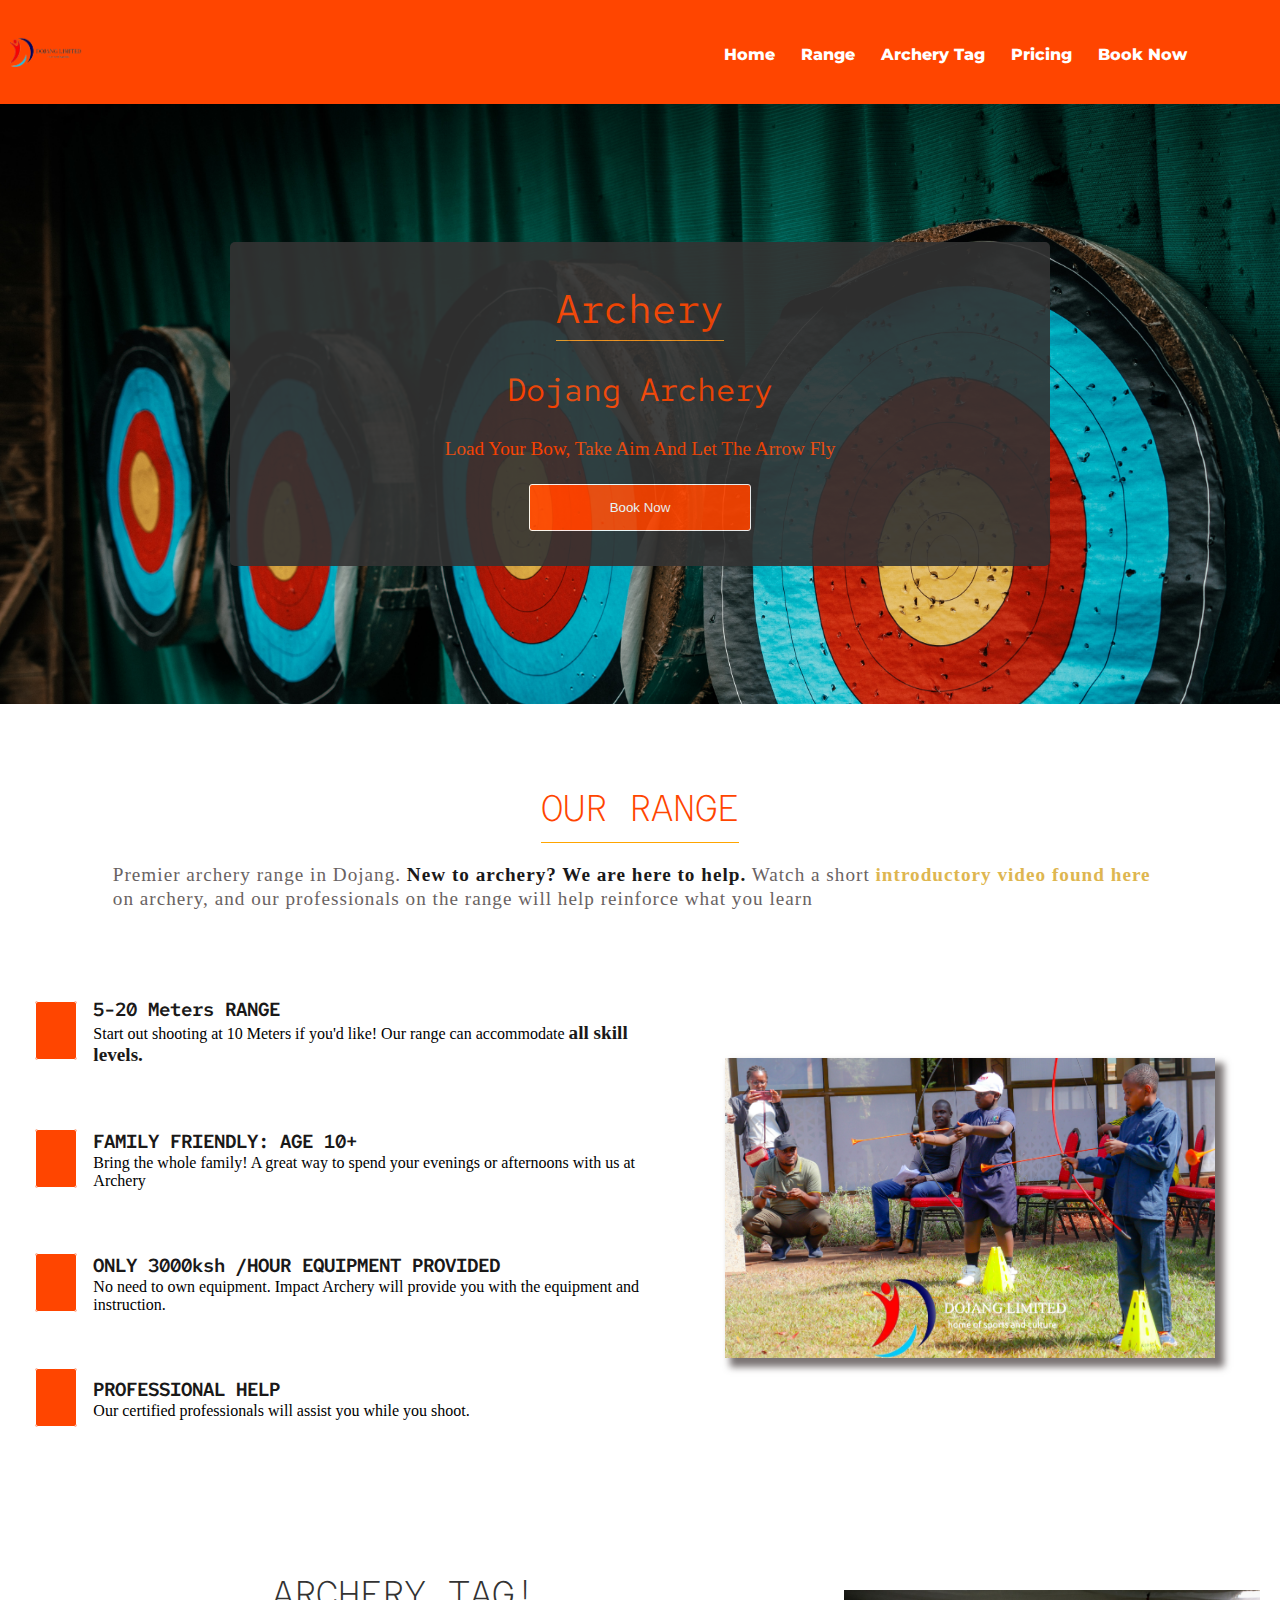
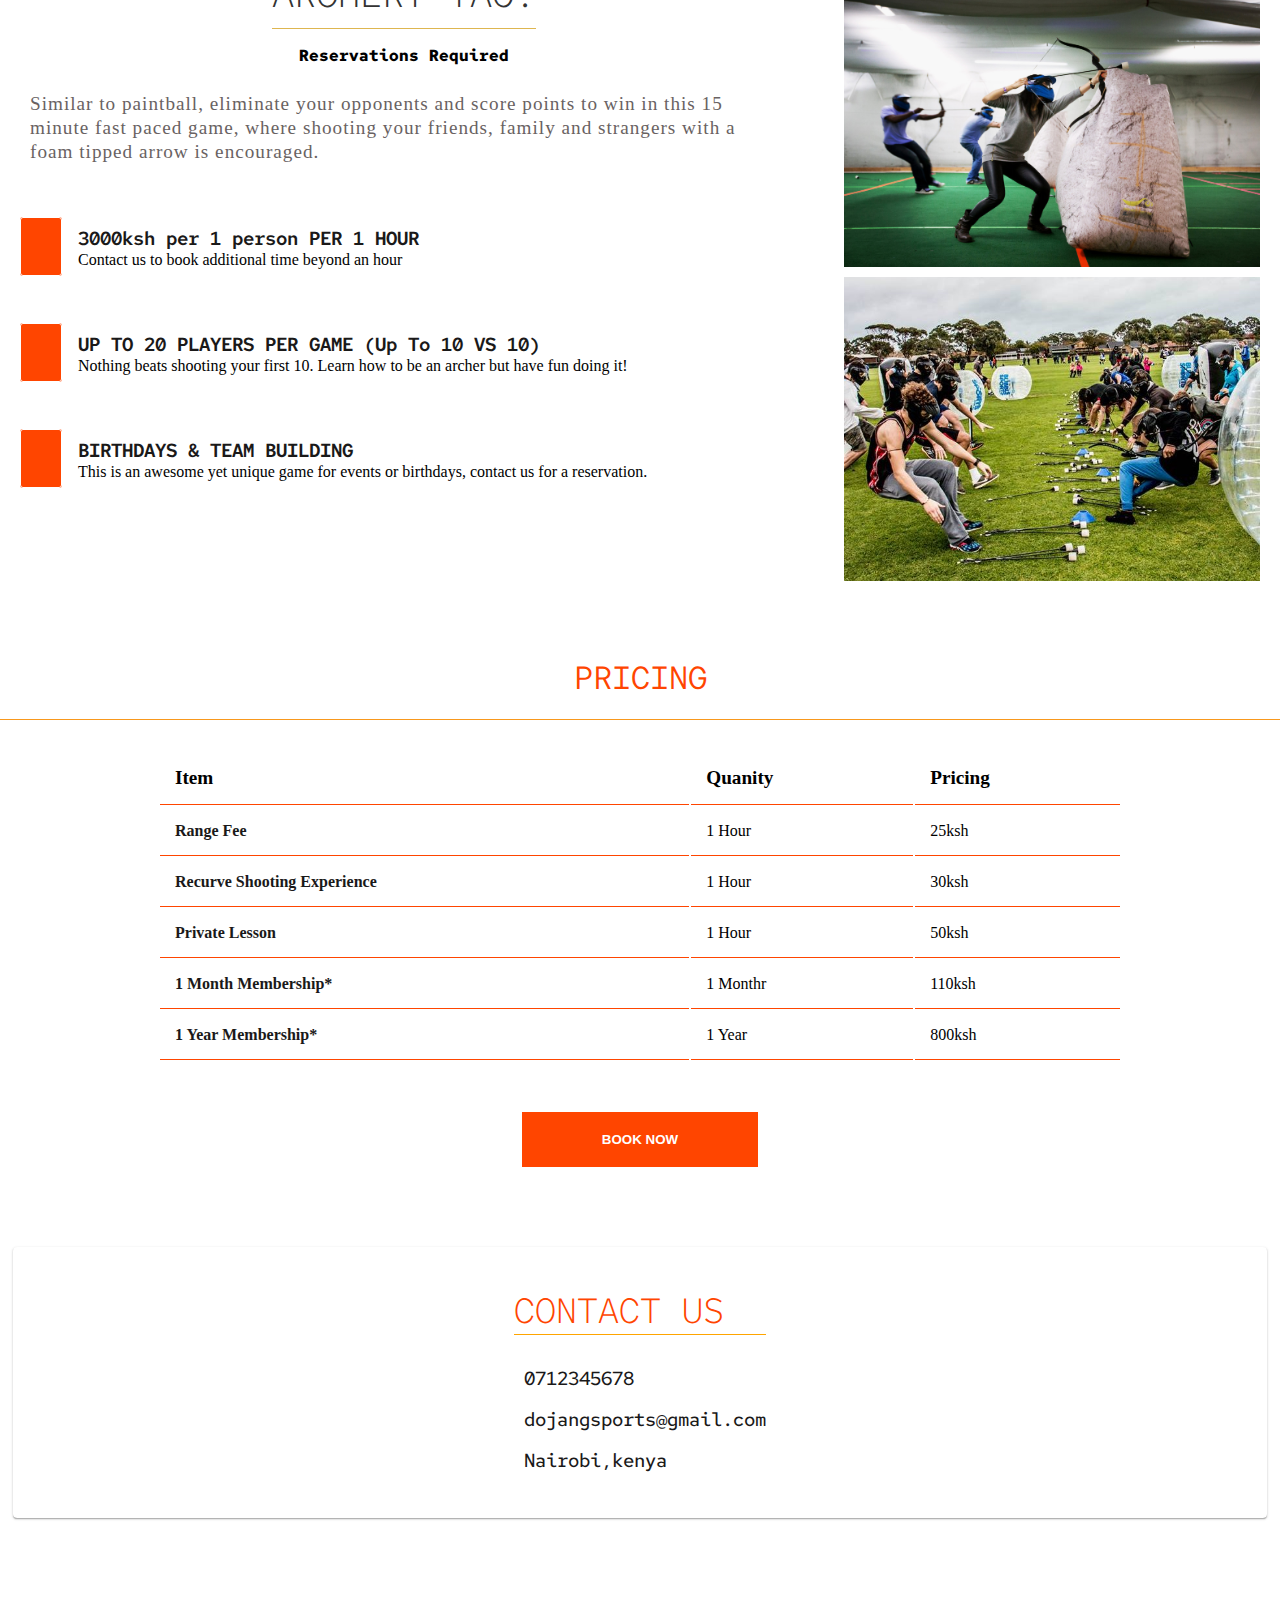
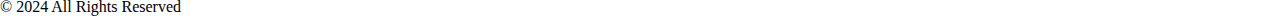
<file: archery/archery.html>
<!DOCTYPE html>
<html lang="en">
  <head>
    <meta charset="UTF-8" />
    <meta http-equiv="X-UA-Compatible" content="IE=edge" />
    <meta name="viewport" content="width=device-width, initial-scale=1.0" />
     <link rel="stylesheet" href="./archery.css" />
    <link
      rel="stylesheet"
      href="https://cdnjs.cloudflare.com/ajax/libs/font-awesome/6.2.1/css/all.min.css"
      integrity="sha512-MV7K8+y+gLIBoVD59lQIYicR65iaqukzvf/nwasF0nqhPay5w/9lJmVM2hMDcnK1OnMGCdVK+iQrJ7lzPJQd1w=="
      crossorigin="anonymous"
      referrerpolicy="no-referrer"
    />
    <title></title>
  </head>
  <body>
    <header id="header">
      <nav>
        <div class="header-logo">
          <img
            class="logo"
          src="images/313432532_2988473031456745_6841191065538481592_n-removebg-preview.png"
            
          />
        </div>
        <ul><li><a href="/landingpage.html">Home</a></li>
          <li><a href="#range">range</a></li>
          <li><a href="#tag">archery tag</a></li>
          <li><a href="#pricing">pricing</a></li>
          <li class="filled-btn"><a class="button " href="/contact.html">book now</a></li>
        </ul>

        <div class="mobile-menu-icon">
          <div class="hamburger-menu">
            <div class="line"></div>
            <div class="line"></div>
            <div class="line"></div>
          </div>
        </div>
      </nav>
    </header>
     <!-- HOME SECTION -->
    <main>
    <section id="home">
      <div class="home-container">
        <div class="home-card-container">
          <div class="home-card">
            <div class="card-content">
              <h2>Archery</h2>
              <h3>Dojang Archery</h3>
              <p>Load your bow, take aim and let the arrow fly</p>
             <button class="button filled-btn">Book Now</button>
            </div>
          </div>
        </div>
      </div>
    </section>

    <!-- RANGE SECTION -->
    <section id="range">
      <div class="range-container">
        <div class="range-top-content">
          <h2>OUR RANGE</h2>
          <p>
            Premier archery range in Dojang.
            <span class="bold">New to archery? We are here to help.</span>
            Watch a short <a target="_blank" href="https://www.youtube.com/watch?v=BfIRIFSe4aw">introductory video found here</a> on
            archery, and our professionals on the range will help reinforce what
            you learn
          </p>
        </div>

        <div class="range-content">
          <div class="range-left-content">
            <!-- card 1 -->
            <div class="range-card">
              <div class="range-icon"><i class="fa-regular fa-star"></i></div>
              <div class="range-card-content">
                <h3><span class="bold">5-20 Meters RANGE </span></h3>
                <p>
                  Start out shooting at 10 Meters if you'd like! Our range can
                  accommodate <span class="bold">all skill levels.</span>
                </p>
              </div>
            </div>
            <!-- card 2 -->
            <div class="range-card">
              <div class="range-icon">
                <i class="fa-solid fa-crosshairs"></i>
              </div>
              <div class="range-card-content">
                <h3> <span class="bold">FAMILY FRIENDLY: AGE 10+</span></h3>
                <p>
                  Bring the whole family! A great way to spend your evenings or
                  afternoons with us at Archery
                </p>
              </div>
            </div>
            <!-- card 3 -->
            <div class="range-card">
              <div class="range-icon">
                <i class="fa-sharp fa-solid fa-credit-card"></i>
              </div>
              <div class="range-card-content">
                <h3>
                 <span class="bold"> ONLY 3000ksh /HOUR</span>
                  <span class="bold">EQUIPMENT PROVIDED</span>
                </h3>
                <p>
                  No need to own equipment. Impact Archery will provide you with
                  the equipment and instruction.
                </p>
              </div>
            </div>
            <div class="range-card">
              <div class="range-icon">
                <i class="fa-solid fa-certificate"></i>
              </div>
              <div class="range-card-content">
                <h3><span class="bold">PROFESSIONAL HELP</span></h3>
                <p>
                  Our certified professionals will assist you while you shoot.
                </p>
              </div>
            </div>
          </div>
          <div class="range-right-content">
            <div class="slide-container">
              <div class="images-container">
                <img class="img-slide" src="./images/archery1.jpg" alt="" />
                <img class="img-slide" src="./images/archery4.jpg" alt="" />
                <img class="img-slide" src="./images/archery3.jpg" alt="" />
                
              </div>
            </div>
          </div>
        </div>
      </div>
    </section>

    <!-- ARCHERY TAG SECTION -->
    <section id="tag">
      <div class="tag-container">
        <div class="tag-left-container">
          <!-- TAG ABOUT -->
          <div class="tag-about">
            <h2>ARCHERY TAG!</h2>
            <h4>Reservations Required</h4>
            <p>
              Similar to paintball, eliminate your opponents and score points to
              win in this 15 minute fast paced game, where shooting your
              friends, family and strangers with a foam tipped arrow is
              encouraged.
            </p>
          </div>

          <div class="tag-cards">
            <!-- CARD 2 -->
            <div class="range-card">
              <div class="range-icon">
                <i class="fa-solid fa-medal"></i>
              </div>
              <div class="range-card-content">
                <h3>
                  <span class="bold">3000ksh per 1 person PER 1 HOUR </span>
                </h3>
                <p>Contact us to book additional time beyond an hour</p>
              </div>
            </div>
            <!-- CARD 3 -->
            <div class="range-card">
              <div class="range-icon">
                <i class="fa-solid fa-people-group"></i>
              </div>
              <div class="range-card-content">
                <h3>
                  <span class="bold">UP TO 20 PLAYERS PER GAME (Up To 10 VS 10)</span>
                </h3>
                <p>
                  Nothing beats shooting your first 10. Learn how to be an archer
                  but have fun doing it!
                </p>
              </div>
            </div>
            <!-- CARD 4 -->
            <div class="range-card">
              <div class="range-icon">
                <i class="fa-solid fa-cake-candles"></i>
              </div>
              <div class="range-card-content">
                <h3><span class="bold">BIRTHDAYS & TEAM BUILDING</span></h3>
                <p>
                  This is an awesome yet unique game for events or birthdays,
                  contact us for a reservation.
                </p>
              </div>
            </div>
          </div>
        </div>
        <!-- TAG RIGHT -->
        <div class="tag-right-container">
          <div class="tag-img">
          
            <img src="./images/tag.jpg" alt="">
          </div>
          <diiv class="tag-img">
         
            
            <img src="./images/tag2.jpg" alt="">
          </diiv>
        </div>
      </div>
    </section>
  </main>
    <!-- PRICING SECTON -->
    <section id="pricing">
      <div class="table-container">
        <h2>PRICING</h2>
        <table>
          <tr>
            <th>Item</th>
            <th>Quanity</th>
            <th>Pricing</th>
          </tr>
          <tr>
            <td class="bold">Range Fee</td>
            <td>1 Hour</td>
            <td>25ksh</td>
          </tr>
          <tr>
            <td class="bold">Recurve Shooting Experience</td>
            <td>1 Hour</td>
            <td>30ksh</td>
          </tr>
          <tr>
            <td class="bold">Private Lesson</td>
            <td>1 Hour</td>
            <td>50ksh</td>
          </tr>
          <tr>
            <td class="bold">1 Month Membership*</td>
            <td>1 Monthr</td>
            <td>110ksh</td>
          </tr>
          <tr>
            <td class="bold">1 Year Membership*</td>
            <td>1 Year</td>
            <td>800ksh</td>
          </tr>
        </table>
        <div class="book-now">
          <button class="button"><a href="/contact.html">BOOK NOW</a></button>
        </div>
      </div>
    </section>
    <!-- CONTACT SECTION -->
    <section id="contact">
      <div class="contact-container">
        <dv class="contact-info">
          <div class="contact-header">
            <h3>CONTACT US</h3>
          </div>
          <div class="contact-flex">
            <i class="fa-solid fa-phone"></i>
          <h4>0712345678</h4>
          </div>
          <div class="contact-flex">
            <i class="fa-solid fa-envelope"></i>
            <h4>dojangsports@gmail.com</h4>
          </div>
          <div class="contact-flex">
            <i class="fa-solid fa-location-pin"></i>
            <h4>Nairobi,kenya</h4>
          </div>
          
         
          
        </dv>
       
      </div>
    </section>
    <!-- FOOTER -->
    <footer>
        <p>&copy 2024 All Rights Reserved</p>
      </div>
    </footer>
    <script src="script.js"></script>
  </body>
</html>
</file>
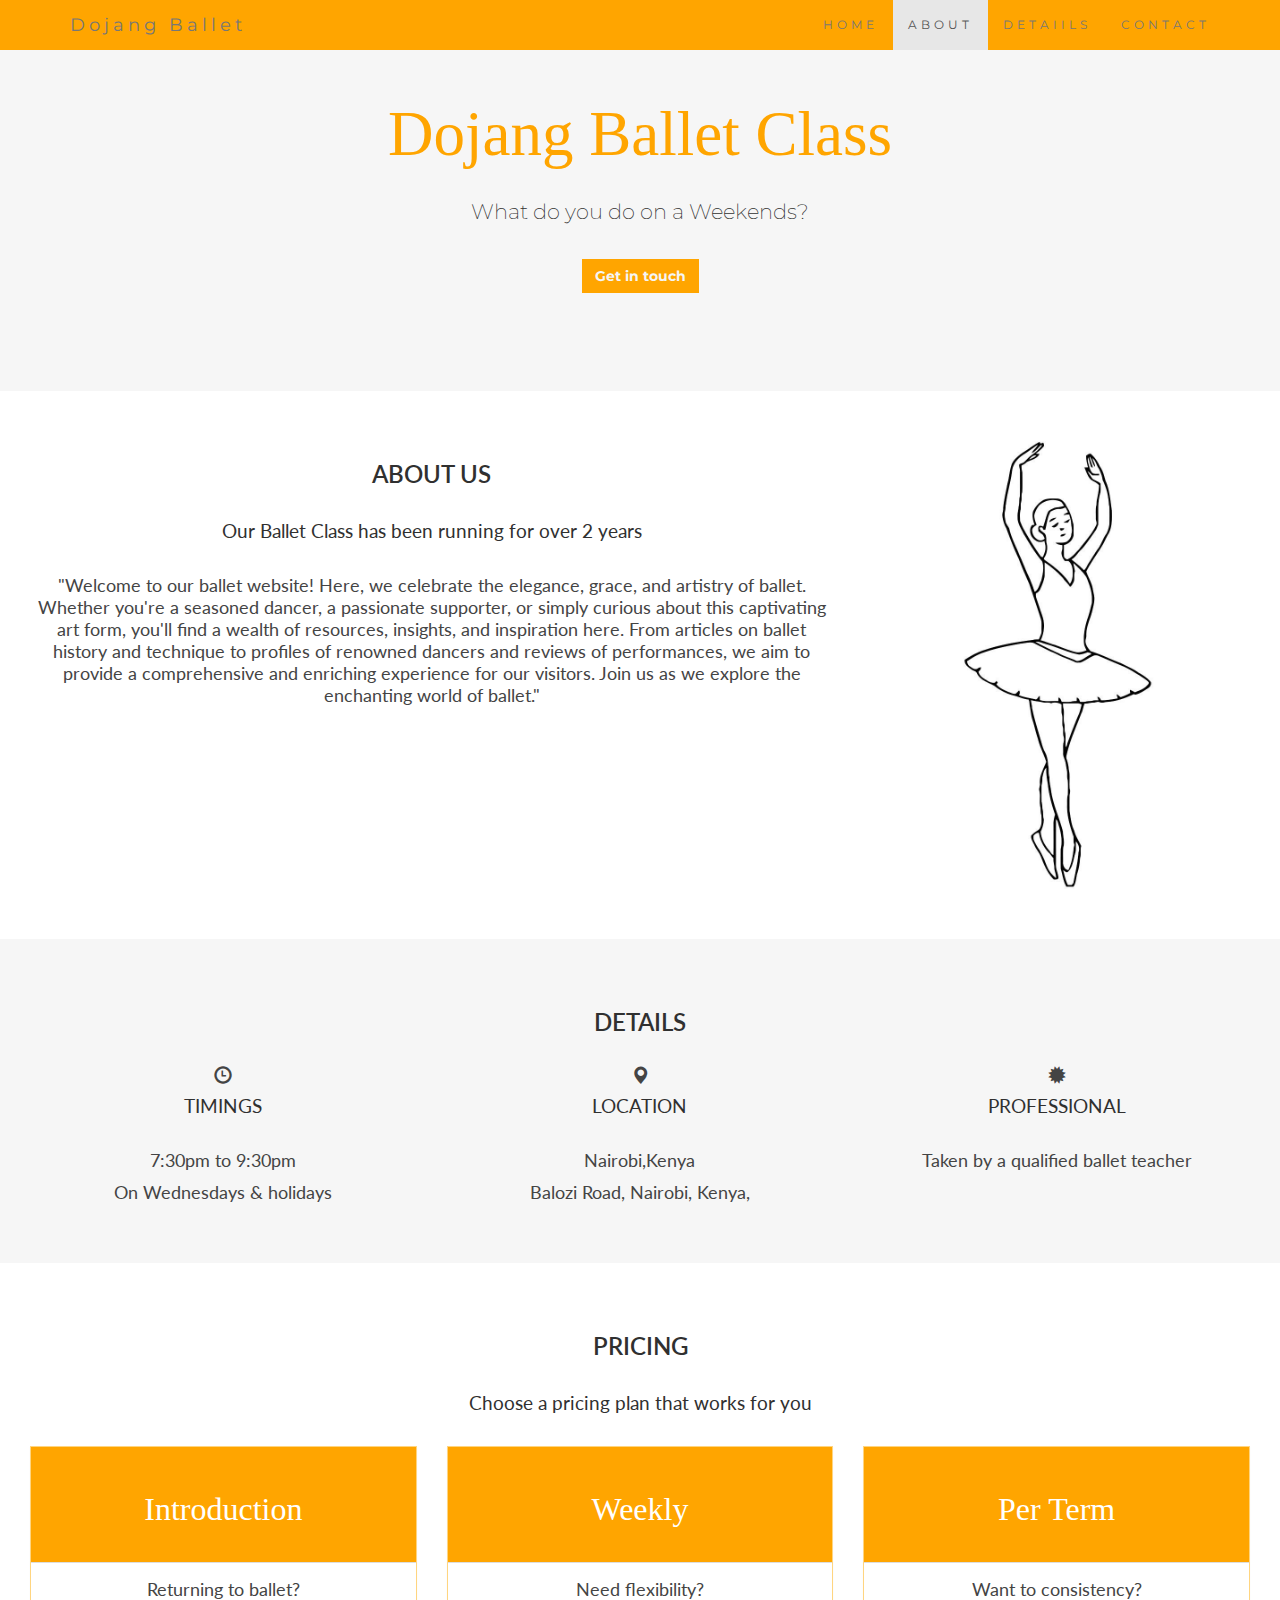
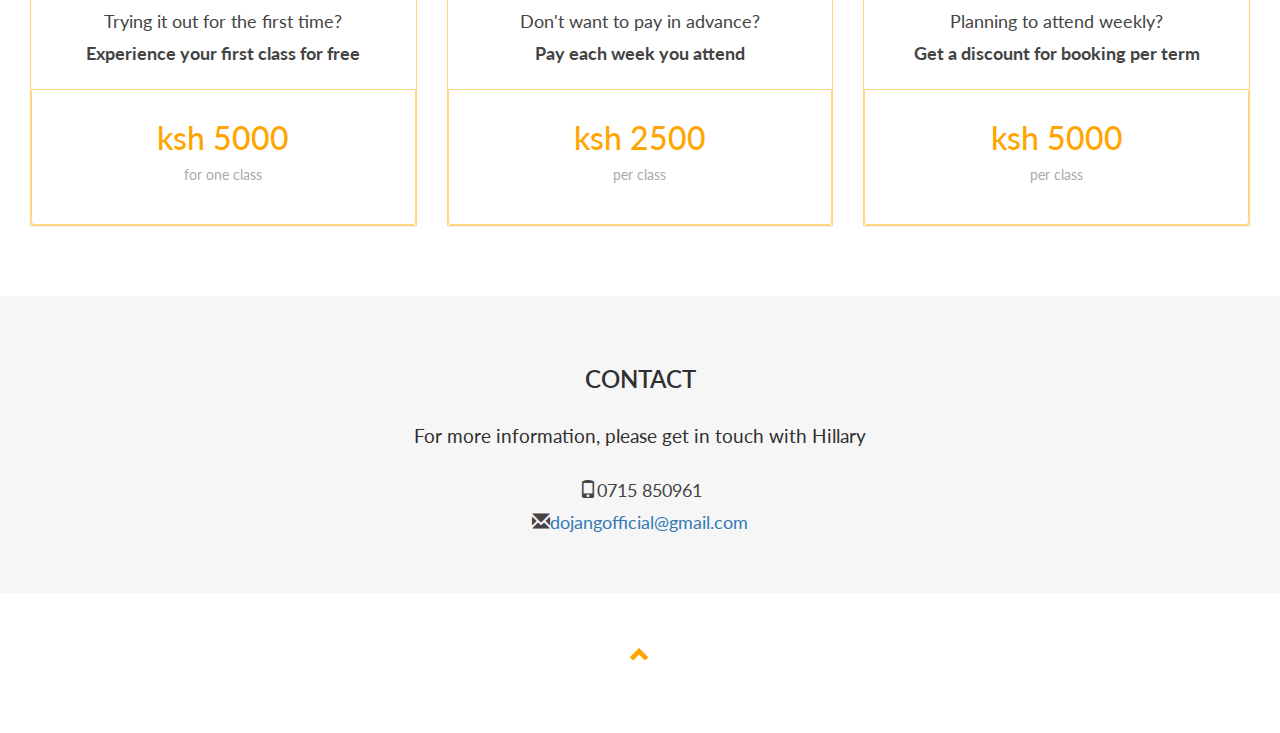
<file: ballet/ballet.html>
<!--DOCTYPE html-->
<html lang="en">
  <!--start of head, links & meta data-->
  <head>
    <meta charset="utf-8">
    <meta name="description" content="Adult Ballet Class">
    <meta name="keywords" content="Ballet, Adult Ballet, Adult Ballet Class, Watford, Exercise, Fitness, Herts, Hertfordshire, Ballet Class, Bucks, Hillingdon, Harrow, Gym Class, Workout, Dancing">
    <meta name="viewport" content="width=device-width, initial-scale=1">
    <link rel="icon" type="image/png" href="favicon-32x32.png" sizes="32x32">
    <link rel="icon" type="image/png" href="favicon-16x16.png" sizes="16x16">
    <link rel="stylesheet" href="https://maxcdn.bootstrapcdn.com/bootstrap/3.3.7/css/bootstrap.min.css">
    <script src="https://ajax.googleapis.com/ajax/libs/jquery/1.12.4/jquery.min.js"></script>
    <script src="https://maxcdn.bootstrapcdn.com/bootstrap/3.3.7/js/bootstrap.min.js"></script>
    <title></title>
    <link rel="stylesheet" href="./ballet.css">
   
    <!--fonts-->
    <link href="https://fonts.googleapis.com/css?family=Montserrat" rel="stylesheet" type="text/css">
    <link href="https://fonts.googleapis.com/css?family=Lato" rel="stylesheet" type="text/css">
    
  </head>
  
  <!--start of body-->
  <!--nav bar-->
  <body id="myPage" data-spy="scroll" data-target=".navbar" data-offset="60">
    
 
       <!--scrollspy-->
      
    <nav class="navbar navbar-default navbar-fixed-top">
      <div class="container">
        <div class="navbar-header">
          <button type="button" class="navbar-toggle" data-toggle="collapse" data-target="#myNavbar">
            <span class="icon-bar"></span>
            <span class="icon-bar"></span>
            <span class="icon-bar"></span> 
          </button>
          <a class="navbar-brand" href="#">Dojang Ballet</a>
        </div>
        <div class="collapse navbar-collapse" id="myNavbar">
          <ul class="nav navbar-nav navbar-right">
            
            <li><a href="../landingpage.html">HOME</a></li>
            <li><a href="#about">ABOUT</a></li>
            <li ><a href="#details">DETAIILS</a></li>
            <li><a href="../contact.html">CONTACT</a></li>
          </ul>
        </div>
      </div>
    </nav>
    
    <!--jumbotron div-->
    <div class="jumbotron">
      <h1>Dojang Ballet Class</h1> 
      <p id='subtitle'>What do you do on a Weekends?</p>
      <form class="form-inline">
        <div class="input-group">
          <div class="input-group-btn">
            <button type="button" class="btn btn"> <a href="/contact.html">Get in touch</a> </button>
          </div>
      </div>
      </form>
    </div>
    
    <!--main container under jumbotron: about -->
        <div id="about" class="container-fluid">
      <div class="row">
        <div class="col-sm-8">
          <h2>About Us</h2>
          <h4>Our  Ballet Class has been running for over 2 years</h4> 
          <p>"Welcome to our ballet website! Here, we celebrate the 
            elegance, grace, and artistry of ballet. Whether you're
             a seasoned dancer, a passionate supporter, or simply 
             curious about this captivating art form, you'll find 
             a wealth of resources, insights, and inspiration here. 
             From articles on ballet history and technique to profiles 
             of renowned dancers and reviews of performances, we aim to 
             provide a comprehensive and enriching experience for our
              visitors. Join us as we explore the enchanting world of ballet."</p>
        </div>
        <div class="col-sm-4">
          <img src="./erooh.jpg" alt="" height="" width="230" />
        </div>
      </div>
    </div>
    
    <!--3 section feature grid: services-->
        <div id="services" class="container-fluid">      <h2>DETAILS</h2>
      <div class="row">
        <div class="col-sm-4">
          <span class="glyphicon glyphicon-time"></span>
          <h4>TIMINGS</h4>
          <p>7:30pm to 9:30pm</p>
          <p>On Wednesdays & holidays</p>

        </div>
        <div class="col-sm-4">
          <span class="glyphicon glyphicon-map-marker"></span>
          <h4>LOCATION</h4>
          <p>Nairobi,Kenya</p>
          <p>Balozi Road, Nairobi, Kenya,</p>
        </div>
        <div class="col-sm-4">
          <span class="	glyphicon glyphicon-certificate"></span>
          <h4>PROFESSIONAL</h4>
          <p>Taken by a qualified ballet teacher</p>
        </div>
      </div>
    </div>
  
    <!--3 panel: pricing-->
        <div id="pricing" class="container-fluid">
      <div class="text-center">
        <h2>Pricing</h2>
        <h4>Choose a pricing plan that works for you</h4>
      </div>
      <div class="row">
        <div class="col-sm-4">
          <div class="panel panel-default text-center">
            <div class="panel-heading">
              <h1> Introduction</h1>
            </div>
            <div class="panel-body">
              <p>Returning to ballet?</p>
              <p>Trying it out for the first time?</p>
              <p><strong>Experience your first class for free</strong></p>
            </div>
            <div class="panel-footer">
              <h3>ksh 5000</h3>
              <h4>for one class</h4>
            </div>
          </div> 
        </div> 
        <div class="col-sm-4">
          <div class="panel panel-default text-center">
            <div class="panel-heading">
              <h1>Weekly</h1>
            </div>
            <div class="panel-body">
              <p>Need flexibility?</p>
              <p>Don't want to pay in advance?</p>
              <p><strong>Pay each week you attend</strong></p>
            </div>
            <div class="panel-footer">
              <h3>ksh 2500</h3>
              <h4>per class</h4>
            </div>
          </div> 
        </div> 
        <div class="col-sm-4">
          <div class="panel panel-default text-center">
            <div class="panel-heading">
              <h1>Per Term</h1>
            </div>
            <div class="panel-body">
              <p>Want to consistency?</p>
              <p>Planning to attend weekly?</p>         
              <p><strong>Get a discount for booking per term</strong></p>
            </div>
            <div class="panel-footer">
              <h3>ksh 5000</h3>
              <h4>per class</h4>
            </div>
          </div> 
        </div> 
      </div>
    </div>
    
    <!--contact section-->
      <div id="contact" class="container-fluid">
          <div class="text-center">
            <h2>CONTACT</h2>
          <h4>For more information, please get in touch with Hillary</h4>
          <p><span class="glyphicon glyphicon-phone"></span>0715 850961</p>
            <p><span class="glyphicon glyphicon-envelope"></span><a href="mailto:dojangofficial@gmail.com" target="_top">dojangofficial@gmail.com</a></p> 
        </div>
      </div>
    
    <!--footer -->
    <footer class="container-fluid">
      <a href="#myPage" title="To Top">
        <span class="glyphicon glyphicon-chevron-up"></span>
      </a>
    </footer>
    
    <!--linking JS file -->
    <script src="script.js"></script>
    
    <!--end of body -->
  </body>
  
</html>
</file>
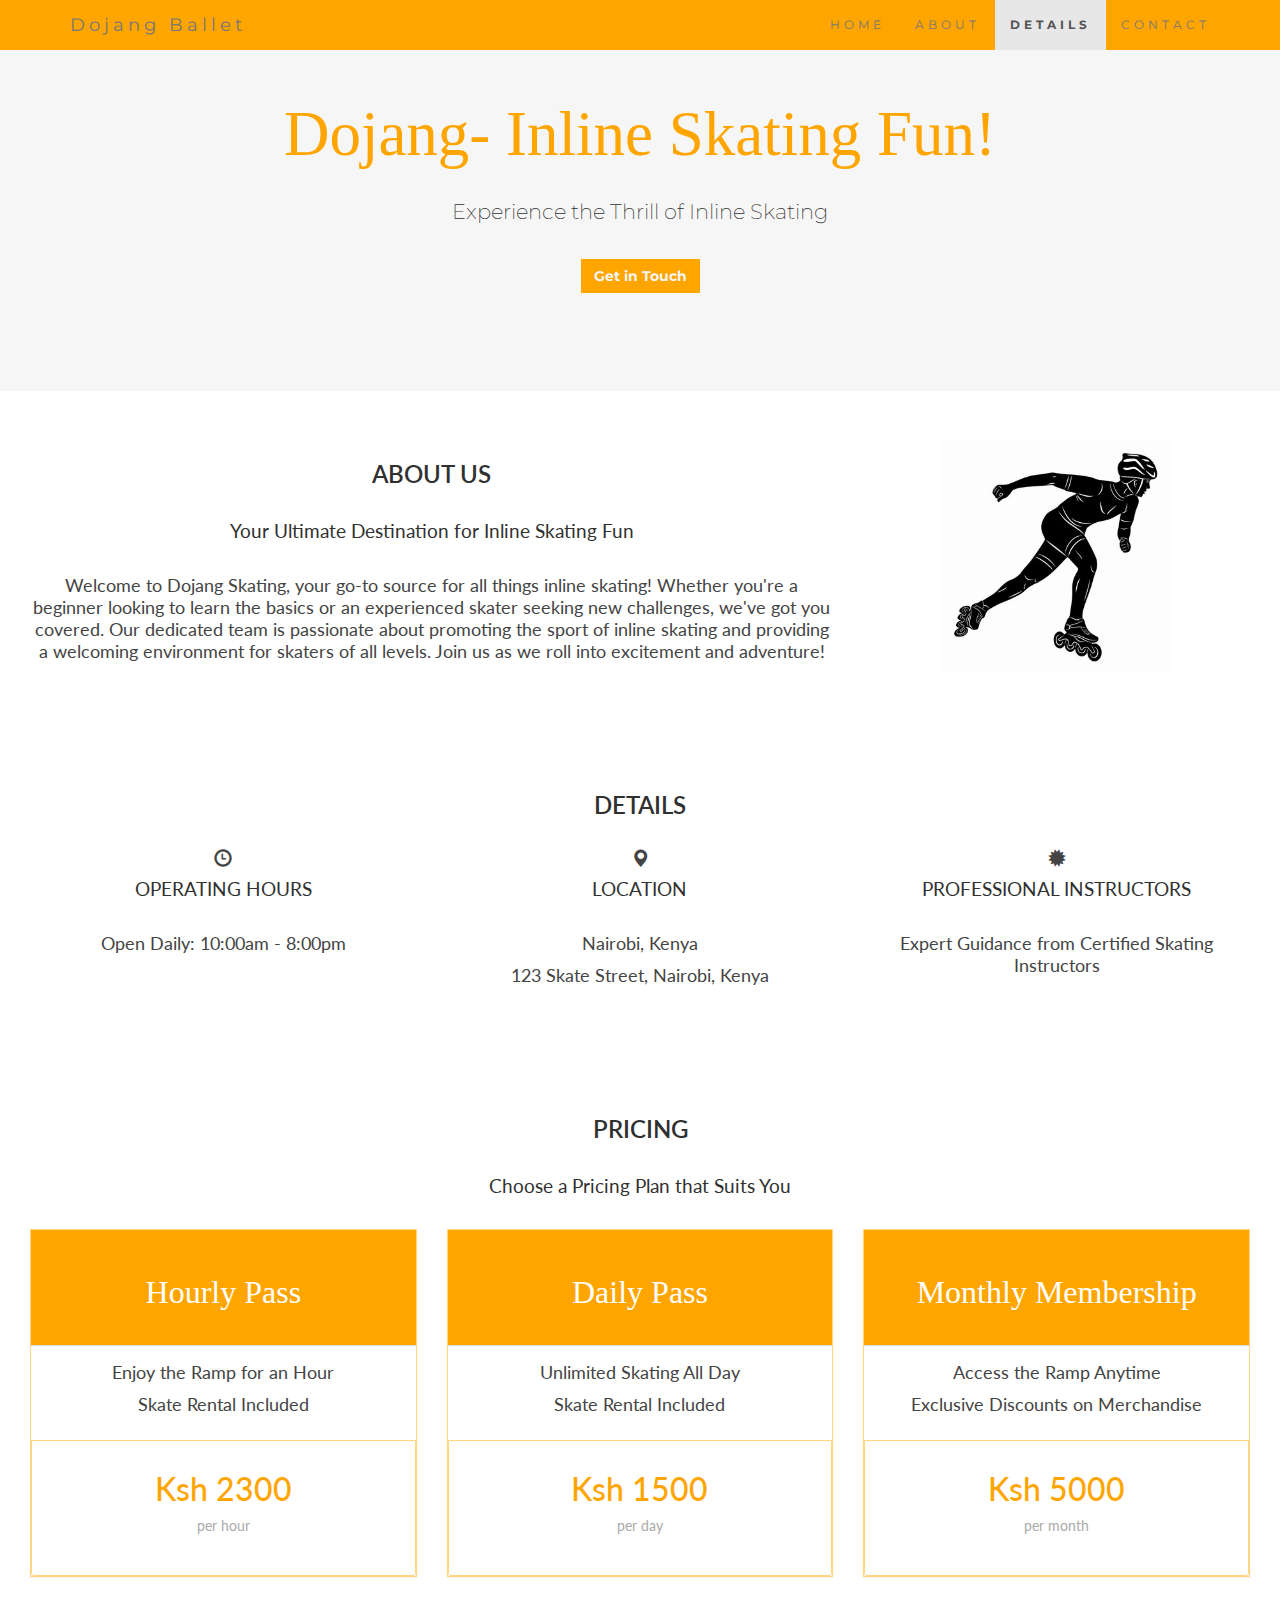
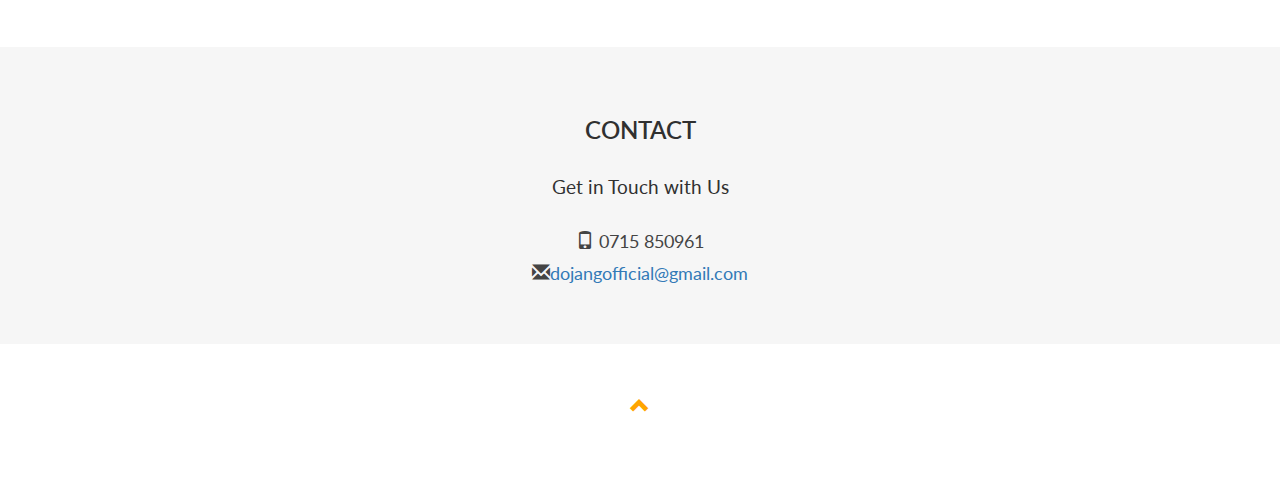
<file: skates/skates.html>
<!--DOCTYPE html-->
<html lang="en">
  <!--start of head, links & meta data-->
  <head>
    <meta charset="utf-8">
    <meta name="description" content="Adult Ballet Class">
    <meta name="keywords" content="Ballet, Adult Ballet, Adult Ballet Class, Watford, Exercise, Fitness, Herts, Hertfordshire, Ballet Class, Bucks, Hillingdon, Harrow, Gym Class, Workout, Dancing">
    <meta name="viewport" content="width=device-width, initial-scale=1">
    <link rel="stylesheet" href="https://maxcdn.bootstrapcdn.com/bootstrap/3.3.7/css/bootstrap.min.css">
    <script src="https://ajax.googleapis.com/ajax/libs/jquery/1.12.4/jquery.min.js"></script>
    <script src="https://maxcdn.bootstrapcdn.com/bootstrap/3.3.7/js/bootstrap.min.js"></script>
    <title></title>
    <link rel="stylesheet" href="./skates.css">
   
    <!--fonts-->
    <link href="https://fonts.googleapis.com/css?family=Montserrat" rel="stylesheet" type="text/css">
    <link href="https://fonts.googleapis.com/css?family=Lato" rel="stylesheet" type="text/css">
    
  </head>
  
  <!--start of body-->
  <!--nav bar-->
  <body id="myPage" data-spy="scroll" data-target=".navbar" data-offset="60">
    
    <!-- Scrollspy -->
      
    <nav class="navbar navbar-default navbar-fixed-top">
      <div class="container">
        <div class="navbar-header">
          <button type="button" class="navbar-toggle" data-toggle="collapse" data-target="#myNavbar">
            <span class="icon-bar"></span>
            <span class="icon-bar"></span>
            <span class="icon-bar"></span> 
          </button>
          <a class="navbar-brand" href="#">Dojang Ballet</a>
        </div>
        <div class="collapse navbar-collapse" id="myNavbar">
          <ul class="nav navbar-nav navbar-right">
            <li class="active"><a href="../landingpage.html">HOME</a></li>
            <li><a href="#about">ABOUT</a></li>
            <li><a href="#details">DETAILS</a></li>
        
            <li><a href="#services">CONTACT</a></li>
          </ul>
        </div>
      </div>
    </nav>
    
    
    <!-- Jumbotron -->
    <div class="jumbotron">
      <h1>Dojang- Inline Skating Fun!</h1> 
      <p id='subtitle'>Experience the Thrill of Inline Skating</p>
      <form class="form-inline">
        <div class="input-group">
          <div class="input-group-btn">
            <button type="button" class="btn btn"> <a href="/contact.html">Get in Touch</a> </button>
          </div>
        </div>
      </form>
    </div>
    
    <!-- About Section -->
    <div id="about" class="container-fluid">
      <div class="row">
        <div class="col-sm-8">
          <h2>About Us</h2>
          <h4>Your Ultimate Destination for Inline Skating Fun</h4> 
          <p>Welcome to Dojang Skating, your go-to source for all things inline skating! Whether you're a beginner looking to learn the basics or an experienced skater seeking new challenges, we've got you covered. Our dedicated team is passionate about promoting the sport of inline skating and providing a welcoming environment for skaters of all levels. Join us as we roll into excitement and adventure!</p>
        </div>
        <div class="col-sm-4">
          <img src="./360_F_384548092_jDV5vVhJp3R45fsn1E1Y0o2C9CtTNyHx.jpg" alt="Inline Skating" height="" width="230" />
        </div>
      </div>
    </div>
    
    <!-- Details Section -->
    <div id="details" class="container-fluid">
      <h2>DETAILS</h2>
      <div class="row">
        <div class="col-sm-4">
          <span class="glyphicon glyphicon-time"></span>
          <h4>OPERATING HOURS</h4>
          <p>Open Daily: 10:00am - 8:00pm</p>
        </div>
        <div class="col-sm-4">
          <span class="glyphicon glyphicon-map-marker"></span>
          <h4>LOCATION</h4>
          <p>Nairobi, Kenya</p>
          <p>123 Skate Street, Nairobi, Kenya</p>
        </div>
        <div class="col-sm-4">
          <span class="glyphicon glyphicon-certificate"></span>
          <h4>PROFESSIONAL INSTRUCTORS</h4>
          <p>Expert Guidance from Certified Skating Instructors</p>
        </div>
      </div>
    </div>
  
    <!-- Pricing Section -->
    <div id="pricing" class="container-fluid">
      <div class="text-center">
        <h2>Pricing</h2>
        <h4>Choose a Pricing Plan that Suits You</h4>
      </div>
      <div class="row">
        <div class="col-sm-4">
          <div class="panel panel-default text-center">
            <div class="panel-heading">
              <h1>Hourly Pass</h1>
            </div>
            <div class="panel-body">
              <p>Enjoy the Ramp for an Hour</p>
              <p>Skate Rental Included</p>
            </div>
            <div class="panel-footer">
              <h3>Ksh 2300</h3>
              <h4>per hour</h4>
            </div>
          </div> 
        </div> 
        <div class="col-sm-4">
          <div class="panel panel-default text-center">
            <div class="panel-heading">
              <h1>Daily Pass</h1>
            </div>
            <div class="panel-body">
              <p>Unlimited Skating All Day</p>
              <p>Skate Rental Included</p>
            </div>
            <div class="panel-footer">
              <h3>Ksh 1500</h3>
              <h4>per day</h4>
            </div>
          </div> 
        </div> 
        <div class="col-sm-4">
          <div class="panel panel-default text-center">
            <div class="panel-heading">
              <h1>Monthly Membership</h1>
            </div>
            <div class="panel-body">
              <p>Access the Ramp Anytime</p>
              <p>Exclusive Discounts on Merchandise</p>         
            </div>
            <div class="panel-footer">
              <h3>Ksh 5000</h3>
              <h4>per month</h4>
            </div>
          </div> 
        </div> 
      </div>
    </div>
    
    <!-- Contact Section -->
    <div id="contact" class="container-fluid">
      <div class="text-center">
        <h2>CONTACT</h2>
        <h4>Get in Touch with Us</h4>
        <p><span class="glyphicon glyphicon-phone"></span> 0715 850961</p>
        <p><span class="glyphicon glyphicon-envelope"></span><a href="mailto:dojangofficial@gmail.com" target="_top">dojangofficial@gmail.com</a></p> 
      </div>
    </div>

    <!-- Footer -->
    <footer class="container-fluid">
      <a href="#myPage" title="To Top">
        <span class="glyphicon glyphicon-chevron-up"></span>
      </a>
    </footer>
    
    <!-- Linking JS file -->
    <script src="script.js"></script>
    
</body>

  
</html>
</file>
<file: about/about.css>
* {
  padding: 0;
  margin: 0;
  box-sizing: border-box;
  font-family: "Poppins", sans-serif;
}
section {
  height: 100vh;
  width: 100%;
  display: grid;
  place-items: center;
}
.row {
  display: flex;
  flex-wrap: wrap;
}
.column {
  width: 100%;
  padding: 0 1em 1em 1em;
  text-align: center;
}
.card {
  width: 100%;
  height: 100%;
  padding: 2em 1.5em;
  background: linear-gradient(#ffffff 50%, #FFA500 50%);
  background-size: 100% 200%;
  background-position: 0 2.5%;
  border-radius: 5px;
  box-shadow: 0 0 35px rgba(0, 0, 0, 0.12);
  cursor: pointer;
  transition: 0.5s;
}
h3 {
  font-size: 20px;
  font-weight: 600;
  color:#FF8C00;
  margin: 1em 0;
}
p {
  color: #575a7b;
  font-size: 15px;
  line-height: 1.6;
  letter-spacing: 0.03em;
}
.icon-wrapper {
  background-color:#FFA500;
  position: relative;
  margin: auto;
  font-size: 30px;
  height: 2.5em;
  width: 2.5em;
  color: #ffffff;
  border-radius: 50%;
  display: grid;
  place-items: center;
  transition: 0.5s;
}
.card:hover {
  background-position: 0 100%;
}
.card:hover .icon-wrapper {
  background-color: #ffffff;
  color:#FFA500;
}
.card:hover h3 {
  color: #ffffff;
}
.card:hover p {
  color: #f0f0f0;
}
@media screen and (min-width: 768px) {
  section {
    padding: 0 2em;
  }
  .column {
    flex: 0 50%;
    max-width: 50%;
  }
}
@media screen and (min-width: 992px) {
  section {
    padding: 1em 3em;
  }
  .column {
    flex: 0 0 33.33%;
    max-width: 33.33%;
  }
}
</file>
<file: football/style.css>
*{
	margin: 0;
	padding: 0;
	box-sizing: border-box;
	font-family: 'Roboto', sans-serif;
}
html{
	scroll-behavior: smooth;
	
	/* === Varialbles For Storing Colors === */
	--background-clr: #edf0f6;
	--dark-bg-clr: #171717;
	--primary-clr: #fa5a20;
	--light-heading-clr: #f9f9f9;
	--light-secondary-heading-clr: #ccc;
	--light-text-clr: #828282;
	--dark-heading-clr: #242d38;
	--dark-text-clr: #7b7b7b;
}
/*   === Reusable Code Starts ===   */
button.btn{
	padding: 10px 25px;
	background-color: var(--primary-clr);
	color: var(--light-heading-clr);
	font-size: 15px;
	font-weight: 500;
	border: 1px solid transparent;
	border-radius: 25px;
	cursor: pointer;
	transition: all 0.3s;
}
button.btn:hover{
	background-color: transparent;
	color: var(--primary-clr);
	border: 1px solid var(--primary-clr);
}
section .section-header{
	max-width: 700px;
	text-align: center;
	padding-bottom: 50px;
	margin: 0px auto;
}
section .section-header h3{
	font-size: 22px;
	letter-spacing: 2px;
	color: var(--primary-clr);
}
section .section-header h1{
	font-size: 42px;
	color: var(--dark-heading-clr);
	margin: 5px 0px 15px;
}
section .section-header p{
	color: var(--dark-text-clr);
	line-height: 1.4;
}
/*   === Reusable Code Ends ===   */
body{
	width: 100%;
	min-height: 100vh;
}
.website-wrapper{
	width: 100%;
	max-width: 1400px;
	min-height: 100vh;
	margin: 0px auto;
	background-color: var(--background-clr);
}
section.home{
	position: relative;
	width: 100%;
	min-height: 100vh;
	padding: 0px 8%;
	background: url('images/home/iiona-virgin-NSfSyyqPnT4-unsplash.jpg');
	background-repeat: no-repeat;
	background-size: cover;
	background-position: center;
}
.home .home-overlay{
	position: absolute;
	width: 100%;
	height: 100%;
	top: 0;
	left: 0;
	background-color: rgba(0,0,0,0.7);
	z-index: 1;
}
.home .main-navbar{
	position: absolute;
	width: 100%;
	height: 12vh;
	max-height: 80px;
	top: 0;
	left: 0;
	padding: 0px 8%;
	margin: 0px auto;
	display: flex;
	justify-content: space-between;
	align-items: center;
	background-color: transparent;
	z-index: 100;
	transition: all 0.3s;
	position: sticky;
}
.home.active .main-navbar{
	position: fixed;
	max-width: 1400px;
	top: 0;
	left: 0;
	background-color: var(--dark-bg-clr);
	box-shadow: 0px 0px 5px rgba(0,0,0,0.3);
	animation: showMenu 0.3s linear forwards;
	transition: opacity 0.3s;
}
@keyframes showMenu{
	from{
		opacity: 0;
	}
	to{
		opacity: 1;
	}
}
.home .main-navbar .logo img{
	width: 120px;
	height: auto;
}
.home .main-navbar .nav-list{
	list-style: none;
}
.main-navbar .nav-list li{
	display: inline-block;
	margin: 0px 15px;
}
.main-navbar .nav-list li a{
	text-decoration: none;
	color: var(--light-secondary-heading-clr);
	font-size: 14px;
	text-transform: uppercase;
	letter-spacing: 1px;
	transition: all 0.3s;
}
.main-navbar .nav-list li a:hover{
	color: var(--primary-clr);
}
.home .main-navbar .hamburger-btn{
	user-select: none;
	cursor: pointer;
	display: none;
}
.main-navbar .hamburger-btn span{
	display: block;
	width: 26px;
	height: 2px;
	background-color: var(--light-secondary-heading-clr);
	margin: 6px auto;
	transition: all 0.3s;
}
.home .banner{
	position: relative;
	width: 100%;
	min-height: calc(100vh - 80px);
	top: 80px;
	color: var(--light-heading-clr);
	display: flex;
	justify-content: center;
	align-items: center;
	z-index: 2;
}
.home .banner .banner-contents{
	position: relative;
	max-width: 700px;
	top: -55px;
	text-align: center;
}
.banner .banner-contents h2{
	font-size: 22px;
	text-transform: uppercase;
	font-weight: 400;
	color:white;
}
.banner .banner-contents h1{
	color: var(--light-heading-clr);
	margin: 20px 0px;
	font-size: 52px;
	line-height: 1.3;
	text-transform: uppercase;
	font-weight: 400;
}
.banner .banner-contents p{
	color: var(--light-text-clr);
}
.banner .banner-contents .read-more-btn{
	margin-top: 30px;
	font-size: 17px;
}
/*   === Home Section Styling Ends ===   */

/*   === Facilities Section Styling Starts ===   */
section.facilities{
	width: 100%;
	padding: 0px 8% 0px;
}
.facilities .facilities-contents{
	position: relative;
	width: 100%;
	display: grid;
	grid-template-columns: repeat(3, 1fr);
	grid-column-gap: 2%;
	top: -40px;
	z-index: 3;
}
.facilities-contents .facility-item{
	padding: 25px 30px 30px;
	background-color: var(--light-heading-clr);
	border-radius: 5px;
	box-shadow: 0px 5px 10px rgba(0,0,0,0.1);
	display: flex;
	flex-direction: column;
	align-items: center;
}
.facility-item .facility-icon{
	width: 50px;
	height: 50px;
	display: flex;
	justify-content: center;
	align-items: center;
	border-radius: 50%;
	background-color: var(--primary-clr);
}
.facility-item .facility-icon i{
	font-size: 22px;
	color: var(--light-heading-clr);
}
.facility-item .facility-desc{
	text-align: center;
	margin-top: 25px;
}
.facility-item .facility-desc h2{
	margin-bottom: 10px;
	color: var(--dark-heading-clr);
	font-size: 22px;
	text-transform: uppercase;
}
.facility-item .facility-desc p{
	line-height: 1.4;
	color: var(--dark-text-clr);
}
/*   === Facilities Section Styling Ends ===   */

/*   === About Section Styling Starts ===   */
section.about{
	width: 100%;
	padding: 50px 8% 20px;
}
.about .about-contents{
	width: 100%;
	display: grid;
	grid-template-columns: 2fr 3fr;
	grid-gap: 40px 5%;
}
.about-contents .about-left-col{
	position: relative;
	width: 100%;
	height: 100%;
}
.about-contents .about-left-col img{
	position: relative;
	display: block;
	width: 100%;
	height: 100%;
	object-fit: cover;
	z-index: 2;
}
.about-contents .about-left-col::before{
	position: absolute;
	content: '';
	width: calc(100% - 15px);
	height: calc(100% - 15px);
	outline: 3px solid var(--primary-clr);
	top: -10px;
	left: -10px;
	z-index: 1;
}
.about-contents .about-right-col{
	position: relative;
}
.about-contents .about-right-col h4{
	font-size: 18px;
	color: var(--primary-clr);
	letter-spacing: 3px;
	text-transform: uppercase;
}
.about-contents .about-right-col h1{
	font-size: 42px;
	font-weight: 400;
	color: var(--dark-heading-clr);
	margin: 5px 0px 15px;
	text-transform: uppercase;
}
.about-contents .about-right-col p{
	color: var(--dark-text-clr);
	line-height: 1.4;
}
.about-contents .about-right-col .about-states{
	display: flex;
	margin-top: 40px;
}
.about-right-col .about-states .about-state{
	background-color: var(--light-heading-clr);
	padding: 20px;
	border-radius: 5px;
	text-align: center;
	box-shadow: 0px 0px 10px rgba(0,0,0,0.1);
}
.about-states .about-state i{
	margin-bottom: 10px;
	font-size: 36px;
	color: var(--primary-clr);
}
.about-states .about-state h2{
	color: var(--dark-heading-clr);
	font-size: 22px;
	font-weight: 500;
}
.about-states .about-state-1{
	margin-right: 20px;
}

/*   === About Section Styling Ends ===   */

/*   === Services Section Styling Starts ===   */
section.services{
	width: 100%;
	padding: 80px 8% 60px;
}
.services .services-contents{
	width: 100%;
	display: grid;
	grid-template-columns: 1fr 1fr;
	grid-gap: 20px;
}
.services-contents .service-box{
	display: flex;
	padding: 20px;
	background-color: var(--light-heading-clr);
	border-radius: 5px;
	box-shadow: 0px 0px 10px rgba(0,0,0,0.1);
	cursor: pointer;
	transition: all 0.3s;
}
.services-contents .service-box:hover{
	transform: translateY(-3px);
}
.service-box .service-icon-box{
	min-width: 60px;
	min-height: 60px;
	display: flex;
	justify-content: center;
	align-items: center;
	align-self: flex-start;
	border-radius: 50%;
	background-color: #fae7e1;
	outline: 1px solid #fae7e1;
	outline-offset: 10px;
	margin: 10px 10px 0px 10px;
}
.service-box .service-icon-box i{
	font-size: 26px;
	color: var(--primary-clr);
}
.service-box .service-desc{
	margin-left: 15px;
	flex-basis: 1;
}
.service-box .service-desc h2{
	color: var(--dark-heading-clr);
	font-size: 26px;
	font-weight: 500;
	margin-bottom: 8px;
}
.service-box .service-desc p{
	font-style: 15px;
	color: var(--dark-text-clr);
	line-height: 1.4;
}
/*   === Services Section Styling Ends ===   */

/*   === Offer Section Styling Starts ===   */
section.offer{
	position: relative;
	width: 100%;
	padding: 100px 8%;
	background: url('images/offer/255-2554542_special-offer-special-offer-logo-png.png');
	background-repeat: no-repeat;
	background-position: center;
	background-size: cover;
}
.offer .offer-overlay{
	position: absolute;
	width: 100%;
	height: 100%;
	top: 0;
	left: 0;
	background-color: rgba(0,0,0,0.8);
	z-index: 1;
}
.offer .offer-contents{
	position: relative;
	width: 100%;
	z-index: 2;
	display: flex;
	justify-content: center;
	align-items: center;
	flex-direction: column;
}
.offer .offer-contents h1{
	font-size: 42px;
	text-transform: uppercase;
	color: var(--light-heading-clr);
	text-align: center;
	letter-spacing: 2px;
}
.offer .offer-contents span{
	margin: 10px 0px;
	font-size: 32px;
	color: var(--light-heading-clr);
}
.offer .offer-contents h3{
	font-size: 24px;
	text-transform: uppercase;
	letter-spacing: 2px;
	color: var(--light-heading-clr);
}
.offer .offer-contents .start-training-btn{
	margin-top: 40px;
	padding: 12px 30px;
	font-size: 16px;
}
/*   === Offer Section Styling Ends ===   */

/*   === Team Section Styling Starts ===   */
section.our-team{
	width: 100%;
	padding: 80px 8% 20px;
}
.our-team .team-contents{
	max-width: 1068px;
	display: grid;
	grid-template-columns: repeat(3, 1fr);
	grid-gap: 20px;
	margin: 0px auto;
}
.team-contents .trainer-card{
	position: relative;
	max-width: 350px;
	padding: 10px;
	background-color: var(--light-heading-clr);
	border-radius: 5px;
	box-shadow: 0px 0px 10px rgba(0,0,0,0.1);
	cursor: pointer;
	overflow: hidden;
}
.trainer-card .trainer-image{
	width: 100%;
	height: 300px;
}
.trainer-card .trainer-image img{
	width: 100%;
	height: 100%;
	display: block;
	object-fit: cover;
	border-radius: 5px 5px 0px 0px;
}
.trainer-card .trainer-desc{
	padding: 10px 0px;
}
.trainer-card .trainer-desc h2{
	font-size: 22px;
	font-weight: 600;
	color: var(--dark-heading-clr);
}
.trainer-card .trainer-desc p{
	color: var(--dark-text-clr);
	margin-top: 5px;
}
.trainer-card .trainer-contact{
	position: absolute;
	top: calc(50% - 50px);
	/*right: 0;*/
	right: -100%;
	transform: translateY(-50%);
	display: flex;
	flex-direction: column;
	align-items: center;
	background-color: var(--primary-clr);
	padding: 15px 10px;
	border-radius: 5px 0px 0px 5px;
	transition: 0.3s;
}
.team-contents .trainer-card:hover .trainer-contact{
	right: 0;
}
.trainer-card .trainer-contact a{
	text-decoration: none;
	color: var(--light-heading-clr);
}
.trainer-card .trainer-contact a:not(:last-child){
	margin-bottom: 15px;
}
.trainer-card .trainer-contact a i{
	font-size: 20px;
	color: var(--light-heading-clr);
	transition: 0.3s;
}
.trainer-card .trainer-contact a i:hover{
	transform: scale(1.2);
}
/*   === Team Section Styling Ends ===   */

/*   === Pricing Section Styling Starts ===   */
section.pricing{
	width: 100%;
	padding: 80px 8% 20px;
}
.pricing .pricing-contents{
	width: 100%;
	max-width: 1068px;
	display: grid;
	grid-template-columns: repeat(3, 1fr);
	grid-gap: 20px 25px;
	margin: 0px auto;
}
.pricing-contents .pricing-card{
	position: relative;
	text-align: center;
	background-color: var(--light-heading-clr);
	border-radius: 10px;
	overflow: hidden;
	box-shadow: 0px 0px 10px rgba(0,0,0,0.1);
	transition: all 0.3s;
}
.pricing-contents .pricing-card:hover{
	transform: scale(1.04);
	box-shadow: 0px 2px 10px rgba(0,0,0,0.2);
}
.pricing-card .pricing-card-header{
	width: 100%;
	height: 140px;
	position: relative;
	border-radius: 10px 10px 0px 0px;
	background-color: var(--primary-clr);
}
.pricing-card-header .pricing-card-title{
	font-size: 24px;
	color: var(--light-heading-clr);
	text-transform: uppercase;
	letter-spacing: 1px;
	position: relative;
	top: 30px;
}
.pricing-card-header .price-circle{
	width: 120px;
	height: 120px;
	background-color: var(--light-heading-clr);
	position: absolute;
	top: 100%;
	left: 50%;
	transform: translate(-50%, -50%);
	border: 5px solid var(--primary-clr);
	border-radius: 50%;
	display: flex;
	justify-content: center;
	align-items: center;
	flex-direction: column;
}
.pricing-card-header .price-circle .price{
	font-size: 28px;
	font-weight: bold;
	color: var(--dark-heading-clr);
}
.pricing-card-header .price-circle .price i{
	font-size: 18px;
	font-style: normal;
}
.pricing-card-header .price-circle .desc{
	font-size: 12px;
	font-weight: bold;
	color: var(--dark-text-clr);
}
.pricing-card .pricing-card-body{
	padding: 25px 0px 40px;
	background-color: var(--light-heading-clr);
}
.pricing-card-body ul{
	margin-top: 60px;
	display: flex;
	flex-direction: column;
}
.pricing-card-body ul li{
	list-style: none;
	font-size: 15px;
	color: var(--dark-text-clr);
}
.pricing-card-body ul li:not(:last-child){
	margin-bottom: 20px;
}
.pricing-card-body ul li i{
	color: var(--dark-text-clr);
	margin-right: 8px;
}
.pricing-card-body .price-plan-btn{
	margin-top: 35px;
	padding: 12px 26px;
}
.pricing-card:nth-child(2) .tag-box{
	position: absolute;
	width: 200px;
	padding: 10px;
	background-color: var(--light-heading-clr);
	transform: rotate(-45deg);
	left: -63px;
	top: 18px;
}
.pricing-card:nth-child(2) .tag-box .tag{
	font-size: 13px;
	font-weight: bold;
	color: var(--dark-text-clr);
}
/*   === Pricing Section Styling Ends ===   */

/*   === blog Section Styling Starts ===   */
section.blog{
	width: 100%;
	padding: 80px 8% 60px;
}
.blog .blog-contents{
	display: grid;
	grid-template-columns: repeat(3, 1fr);
	grid-gap: 20px;
}
.blog-contents .article-card{
	background-color: var(--light-heading-clr);
	padding: 15px;
	border-radius: 5px;
	cursor: pointer;
	transition: all 0.3s;
}
.blog-contents .article-card:hover{
	box-shadow: 0px 0px 15px rgba(0,0,0,0.1);
}
.blog-contents .article-card img{
	width: 100%;
	height: 250px;
	object-fit: cover;
	border-radius: 5px 5px 0px 0px;
}
.blog-contents .article-card .category{
	display: flex;
	justify-content: space-between;
	align-items: center;
	padding: 10px 0px;
}
.article-card .category .subject{
	padding: 6px 10px;
	background-color: var(--background-clr);
	border-radius: 5px;
}
.article-card .category .subject h3{
	font-size: 18px;
	font-weight: 500;
	color: var(--primary-clr);
}
.article-card .category span{
	color: var(--dark-text-clr);
}
.article-card .article-title{
	font-size: 20px;
	color: var(--dark-heading-clr);
}
.article-card .article-desc{
	font-size: 15px;
	line-height: 1.3;
	color: var(--dark-text-clr);
	margin: 10px 0px;
}
.article-card .article-views{
	display: flex;
	justify-content: space-between;
	align-items: center;
	margin-top: 15px;
	padding: 15px 0px 5px;
	border-top: 1px solid #ddd;
}
.article-card .article-views span{
	color: var(--dark-text-clr);
}
.blog .view-more-btn-container{
	margin-top: 30px;
	text-align: center;
}
/*   === blog Section Styling Ends ===   */

/*   === Footer Section Styling Starts ===   */
section.page-footer{
	width: 100%;
	padding: 70px 8% 50px;
	background-color: var(--dark-bg-clr);
	color: var(--light-heading-clr);
}
.page-footer .footer-contents{
	width: 100%;
	display: grid;
	grid-template-columns: 3fr 2fr 2fr;
	grid-gap: 40px;
}
.footer-contents .footer-col{
	display: flex;
	flex-direction: column;
}
.footer-contents .footer-col .footer-col-title{
	margin-bottom: 20px;
}
.footer-col .footer-col-title h3{
	font-size: 24px;
	color: var(--light-heading-clr);
	text-transform: capitalize;
}
.footer-contents .footer-col .footer-col-desc{
	display: flex;
	flex-direction: column;
}
.footer-col-1 .footer-col-desc p{
	line-height: 1.4;
	color: var(--light-text-clr);
	margin-bottom: 10px;
}
.footer-col-1 .footer-col-desc span{
	color: var(--light-text-clr);
	margin-bottom: 17px;
	display: inline-block;
}
.footer-col-1 .footer-col-desc span:nth-of-type(1){
	margin-top: 15px;
}
.footer-col-1 .footer-social-media{
	display: flex;
	margin-top: 20px;
}
.footer-col-1 .footer-social-media a{
	text-decoration: none;
	color: var(--light-text-clr);
	margin-right: 10px;
}
.footer-col-1 .footer-social-media a i{
	width: 35px;
	height: 35px;
	display: flex;
	justify-content: center;
	align-items: center;
	font-size: 16px;
	background-color: var(--primary-clr);
	color: var(--light-heading-clr);
	border: 1px solid transparent;
	border-radius: 5px;
	transition: all 0.3s;
}
.footer-col-1 .footer-social-media a i:hover{
	background-color: transparent;
	border: 1px solid var(--primary-clr);
	color: var(--primary-clr);
}
.footer-col-2 .footer-col-desc a{
	text-decoration: none;
	font-size: 16px;
	color: var(--light-text-clr);
	letter-spacing: 1px;
	margin-bottom: 17px;
	transition: 0.3s;
}
.footer-col-2 .footer-col-desc a:hover{
	color: var(--primary-clr);
}
.footer-col-3 .footer-col-desc p{
	color: var(--light-text-clr);
	line-height: 1.4;
}
.footer-col-3 .footer-col-desc input{
	width: 100%;
	padding: 15px;
	margin: 20px 0px 15px;
	background-color: var(--light-heading-clr);
	color: var(--dark-text-clr);
	border: none;
	border-radius: 25px;
}
.copy-rights{
	width: 100%;
	padding: 30px 8%;
	background-color: var(--dark-bg-clr);
	border-top: 1px solid #333;
}
.copy-rights p{
	color: var(--light-text-clr);
	text-align: center;
}
.copy-rights p b{
	color: var(--primary-clr);
}
/*   === Footer Section Styling Ends ===   */




/*   === Media Query Starts ===   */
@media(min-width: 1400px){
	/* Navbar */
	.home.active .main-navbar{
		left: calc(calc(100% - 1400px) / 2);
	}
}
@media(max-width: 968px){
	/* Home Section */
	.main-navbar .nav-list li{
		margin: 0px 10px;
	}
	/* Team Section */
	.our-team .team-contents{
		max-width: 650px;
		grid-template-columns: repeat(2, 1fr);
	}
	/* Pricing Section */
	.pricing .pricing-contents{
		grid-template-columns: repeat(2, 1fr);
	}
	/* blog Section */
	.blog .blog-contents{
		grid-template-columns: repeat(2, 1fr);
	}
}

@media(max-width: 868px){
	/* Home Section */
	.home .main-navbar .hamburger-btn{
		display: block;
		margin-left: 30px;
		z-index: 101;
	}
	.home .main-navbar .nav-list{
		position: fixed;
		width: 100%;
		height: 100vh;
		top: 0;
		/*right: 0;*/
		right: -100%;
		display: flex;
		flex-direction: column;
		align-items: center;
		background-color: var(--dark-bg-clr);
		transition: right 0.3s;
		z-index: 100;
	}
	.home .main-navbar .nav-list.active{
		right: 0;
	}
	.main-navbar .nav-list li{
		margin: 25px 0px 0px;
	}
	.main-navbar .nav-list li:nth-child(1){
		margin-top: 180px;
	}
	.main-navbar .nav-list li a{
		font-size: 18px;
		letter-spacing: 2px;
	}
	.home .main-navbar .join-us-btn-wrapper{
		margin-left: auto;
	}
	.main-navbar .hamburger-btn.active span:nth-child(1){
		transform: translateY(8px) rotate(45deg);
	}
	.main-navbar .hamburger-btn.active span:nth-child(3){
		transform: translateY(-8px) rotate(-45deg);
	}
	.main-navbar .hamburger-btn.active span:nth-child(2){
		transform: translateX(-30px);
		opacity: 0;
	}
	/* Facilities Section */
	.facilities .facilities-contents{
		grid-template-columns: repeat(2, 1fr);
		grid-gap: 25px 20px;
	}
	/* About Section */
	.about .about-contents{
		grid-template-columns: 1fr;
		grid-gap: 25px 0px;
	}
	.about-contents .about-left-col{
		max-height: 500px;
	}
	.about-contents .about-right-col h1{
		font-size: 32px;
	}
	.about-right-col .about-states .about-state{
		flex-basis: 100%;
	}
	/* Services Section */
	.services-contents .service-box{
		flex-direction: column;
	}
	.service-box .service-icon-box{
		align-self: center;
	}
	.service-box .service-desc{
		text-align: center;
		margin-left: 0px;
		margin-top: 25px;
	}
	/* footer Section */
	.page-footer .footer-contents{
		grid-template-columns: 1fr;
	}
}

@media(max-width: 668px){
	/* Services Section */
	.services .services-contents{
		grid-template-columns: 1fr;
	}
	/* Team Section */
	.our-team .team-contents{
		max-width: 300px;
		grid-template-columns: 1fr;
		grid-gap: 20px 0px;
	}
	/* Pricing Section */
	.pricing .pricing-contents{
		grid-template-columns: 1fr;
	}
	/* blog Section */
	.blog .blog-contents{
		grid-template-columns: 1fr;
	}
}

@media(max-width: 568px){
	/* Home Section */
	.banner .banner-contents h2{
		font-size: 20px;
	}
	.banner .banner-contents h1{
		font-size: 40px;
	}
	/* Facilities Section */
	.facilities .facilities-contents{
		grid-template-columns: 1fr;
		grid-gap: 25px 0px;
	}
	/* About Section */
	.about-contents .about-right-col .about-states{
		flex-direction: column;
	}
	.about-states .about-state-1{
		margin-right: 0px;
		margin-bottom: 15px;
	}
	/* Sections Heading */
	section .section-header h1{
		font-size: 32px;
	}
}
</file>
<file: FitLife Complete Fitness Website (Five Star Tutorials)/Project Files/style.css>
*{
	margin: 0;
	padding: 0;
	box-sizing: border-box;
	font-family: 'Roboto', sans-serif;
}
html{
	scroll-behavior: smooth;
	
	/* === Varialbles For Storing Colors === */
	--background-clr: #edf0f6;
	--dark-bg-clr: #171717;
	--primary-clr: #fa5a20;
	--light-heading-clr: #f9f9f9;
	--light-secondary-heading-clr: #ccc;
	--light-text-clr: #828282;
	--dark-heading-clr: #242d38;
	--dark-text-clr: #7b7b7b;
}
/*   === Reusable Code Starts ===   */
button.btn{
	padding: 10px 25px;
	background-color: var(--primary-clr);
	color: var(--light-heading-clr);
	font-size: 15px;
	font-weight: 500;
	border: 1px solid transparent;
	border-radius: 25px;
	cursor: pointer;
	transition: all 0.3s;
}
button.btn:hover{
	background-color: transparent;
	color: var(--primary-clr);
	border: 1px solid var(--primary-clr);
}
section .section-header{
	max-width: 700px;
	text-align: center;
	padding-bottom: 50px;
	margin: 0px auto;
}
section .section-header h3{
	font-size: 22px;
	letter-spacing: 2px;
	color: var(--primary-clr);
}
section .section-header h1{
	font-size: 42px;
	color: var(--dark-heading-clr);
	margin: 5px 0px 15px;
}
section .section-header p{
	color: var(--dark-text-clr);
	line-height: 1.4;
}
/*   === Reusable Code Ends ===   */
body{
	width: 100%;
	min-height: 100vh;
}
.website-wrapper{
	width: 100%;
	max-width: 1400px;
	min-height: 100vh;
	margin: 0px auto;
	background-color: var(--background-clr);
}
section.home{
	position: relative;
	width: 100%;
	min-height: 100vh;
	padding: 0px 8%;
	background: url('images/home/iiona-virgin-NSfSyyqPnT4-unsplash.jpg');
	background-repeat: no-repeat;
	background-size: cover;
	background-position: center;
}
.home .home-overlay{
	position: absolute;
	width: 100%;
	height: 100%;
	top: 0;
	left: 0;
	background-color: rgba(0,0,0,0.7);
	z-index: 1;
}
.home .main-navbar{
	position: absolute;
	width: 100%;
	height: 12vh;
	max-height: 80px;
	top: 0;
	left: 0;
	padding: 0px 8%;
	margin: 0px auto;
	display: flex;
	justify-content: space-between;
	align-items: center;
	background-color: transparent;
	z-index: 100;
	transition: all 0.3s;
	position: sticky;
}
.home.active .main-navbar{
	position: fixed;
	max-width: 1400px;
	top: 0;
	left: 0;
	background-color: var(--dark-bg-clr);
	box-shadow: 0px 0px 5px rgba(0,0,0,0.3);
	animation: showMenu 0.3s linear forwards;
	transition: opacity 0.3s;
}
@keyframes showMenu{
	from{
		opacity: 0;
	}
	to{
		opacity: 1;
	}
}
.home .main-navbar .logo img{
	width: 120px;
	height: auto;
}
.home .main-navbar .nav-list{
	list-style: none;
}
.main-navbar .nav-list li{
	display: inline-block;
	margin: 0px 15px;
}
.main-navbar .nav-list li a{
	text-decoration: none;
	color: var(--light-secondary-heading-clr);
	font-size: 14px;
	text-transform: uppercase;
	letter-spacing: 1px;
	transition: all 0.3s;
}
.main-navbar .nav-list li a:hover{
	color: var(--primary-clr);
}
.home .main-navbar .hamburger-btn{
	user-select: none;
	cursor: pointer;
	display: none;
}
.main-navbar .hamburger-btn span{
	display: block;
	width: 26px;
	height: 2px;
	background-color: var(--light-secondary-heading-clr);
	margin: 6px auto;
	transition: all 0.3s;
}
.home .banner{
	position: relative;
	width: 100%;
	min-height: calc(100vh - 80px);
	top: 80px;
	color: var(--light-heading-clr);
	display: flex;
	justify-content: center;
	align-items: center;
	z-index: 2;
}
.home .banner .banner-contents{
	position: relative;
	max-width: 700px;
	top: -55px;
	text-align: center;
}
.banner .banner-contents h2{
	font-size: 22px;
	text-transform: uppercase;
	font-weight: 400;
	color:white;
}
.banner .banner-contents h1{
	color: var(--light-heading-clr);
	margin: 20px 0px;
	font-size: 52px;
	line-height: 1.3;
	text-transform: uppercase;
	font-weight: 400;
}
.banner .banner-contents p{
	color: var(--light-text-clr);
}
.banner .banner-contents .read-more-btn{
	margin-top: 30px;
	font-size: 17px;
}
/*   === Home Section Styling Ends ===   */

/*   === Facilities Section Styling Starts ===   */
section.facilities{
	width: 100%;
	padding: 0px 8% 0px;
}
.facilities .facilities-contents{
	position: relative;
	width: 100%;
	display: grid;
	grid-template-columns: repeat(3, 1fr);
	grid-column-gap: 2%;
	top: -40px;
	z-index: 3;
}
.facilities-contents .facility-item{
	padding: 25px 30px 30px;
	background-color: var(--light-heading-clr);
	border-radius: 5px;
	box-shadow: 0px 5px 10px rgba(0,0,0,0.1);
	display: flex;
	flex-direction: column;
	align-items: center;
}
.facility-item .facility-icon{
	width: 50px;
	height: 50px;
	display: flex;
	justify-content: center;
	align-items: center;
	border-radius: 50%;
	background-color: var(--primary-clr);
}
.facility-item .facility-icon i{
	font-size: 22px;
	color: var(--light-heading-clr);
}
.facility-item .facility-desc{
	text-align: center;
	margin-top: 25px;
}
.facility-item .facility-desc h2{
	margin-bottom: 10px;
	color: var(--dark-heading-clr);
	font-size: 22px;
	text-transform: uppercase;
}
.facility-item .facility-desc p{
	line-height: 1.4;
	color: var(--dark-text-clr);
}
/*   === Facilities Section Styling Ends ===   */

/*   === About Section Styling Starts ===   */
section.about{
	width: 100%;
	padding: 50px 8% 20px;
}
.about .about-contents{
	width: 100%;
	display: grid;
	grid-template-columns: 2fr 3fr;
	grid-gap: 40px 5%;
}
.about-contents .about-left-col{
	position: relative;
	width: 100%;
	height: 100%;
}
.about-contents .about-left-col img{
	position: relative;
	display: block;
	width: 100%;
	height: 100%;
	object-fit: cover;
	z-index: 2;
}
.about-contents .about-left-col::before{
	position: absolute;
	content: '';
	width: calc(100% - 15px);
	height: calc(100% - 15px);
	outline: 3px solid var(--primary-clr);
	top: -10px;
	left: -10px;
	z-index: 1;
}
.about-contents .about-right-col{
	position: relative;
}
.about-contents .about-right-col h4{
	font-size: 18px;
	color: var(--primary-clr);
	letter-spacing: 3px;
	text-transform: uppercase;
}
.about-contents .about-right-col h1{
	font-size: 42px;
	font-weight: 400;
	color: var(--dark-heading-clr);
	margin: 5px 0px 15px;
	text-transform: uppercase;
}
.about-contents .about-right-col p{
	color: var(--dark-text-clr);
	line-height: 1.4;
}
.about-contents .about-right-col .about-states{
	display: flex;
	margin-top: 40px;
}
.about-right-col .about-states .about-state{
	background-color: var(--light-heading-clr);
	padding: 20px;
	border-radius: 5px;
	text-align: center;
	box-shadow: 0px 0px 10px rgba(0,0,0,0.1);
}
.about-states .about-state i{
	margin-bottom: 10px;
	font-size: 36px;
	color: var(--primary-clr);
}
.about-states .about-state h2{
	color: var(--dark-heading-clr);
	font-size: 22px;
	font-weight: 500;
}
.about-states .about-state-1{
	margin-right: 20px;
}

/*   === About Section Styling Ends ===   */

/*   === Services Section Styling Starts ===   */
section.services{
	width: 100%;
	padding: 80px 8% 60px;
}
.services .services-contents{
	width: 100%;
	display: grid;
	grid-template-columns: 1fr 1fr;
	grid-gap: 20px;
}
.services-contents .service-box{
	display: flex;
	padding: 20px;
	background-color: var(--light-heading-clr);
	border-radius: 5px;
	box-shadow: 0px 0px 10px rgba(0,0,0,0.1);
	cursor: pointer;
	transition: all 0.3s;
}
.services-contents .service-box:hover{
	transform: translateY(-3px);
}
.service-box .service-icon-box{
	min-width: 60px;
	min-height: 60px;
	display: flex;
	justify-content: center;
	align-items: center;
	align-self: flex-start;
	border-radius: 50%;
	background-color: #fae7e1;
	outline: 1px solid #fae7e1;
	outline-offset: 10px;
	margin: 10px 10px 0px 10px;
}
.service-box .service-icon-box i{
	font-size: 26px;
	color: var(--primary-clr);
}
.service-box .service-desc{
	margin-left: 15px;
	flex-basis: 1;
}
.service-box .service-desc h2{
	color: var(--dark-heading-clr);
	font-size: 26px;
	font-weight: 500;
	margin-bottom: 8px;
}
.service-box .service-desc p{
	font-style: 15px;
	color: var(--dark-text-clr);
	line-height: 1.4;
}
/*   === Services Section Styling Ends ===   */

/*   === Offer Section Styling Starts ===   */
section.offer{
	position: relative;
	width: 100%;
	padding: 100px 8%;
	background: url('images/offer/255-2554542_special-offer-special-offer-logo-png.png');
	background-repeat: no-repeat;
	background-position: center;
	background-size: cover;
}
.offer .offer-overlay{
	position: absolute;
	width: 100%;
	height: 100%;
	top: 0;
	left: 0;
	background-color: rgba(0,0,0,0.8);
	z-index: 1;
}
.offer .offer-contents{
	position: relative;
	width: 100%;
	z-index: 2;
	display: flex;
	justify-content: center;
	align-items: center;
	flex-direction: column;
}
.offer .offer-contents h1{
	font-size: 42px;
	text-transform: uppercase;
	color: var(--light-heading-clr);
	text-align: center;
	letter-spacing: 2px;
}
.offer .offer-contents span{
	margin: 10px 0px;
	font-size: 32px;
	color: var(--light-heading-clr);
}
.offer .offer-contents h3{
	font-size: 24px;
	text-transform: uppercase;
	letter-spacing: 2px;
	color: var(--light-heading-clr);
}
.offer .offer-contents .start-training-btn{
	margin-top: 40px;
	padding: 12px 30px;
	font-size: 16px;
}
/*   === Offer Section Styling Ends ===   */

/*   === Team Section Styling Starts ===   */
section.our-team{
	width: 100%;
	padding: 80px 8% 20px;
}
.our-team .team-contents{
	max-width: 1068px;
	display: grid;
	grid-template-columns: repeat(3, 1fr);
	grid-gap: 20px;
	margin: 0px auto;
}
.team-contents .trainer-card{
	position: relative;
	max-width: 350px;
	padding: 10px;
	background-color: var(--light-heading-clr);
	border-radius: 5px;
	box-shadow: 0px 0px 10px rgba(0,0,0,0.1);
	cursor: pointer;
	overflow: hidden;
}
.trainer-card .trainer-image{
	width: 100%;
	height: 300px;
}
.trainer-card .trainer-image img{
	width: 100%;
	height: 100%;
	display: block;
	object-fit: cover;
	border-radius: 5px 5px 0px 0px;
}
.trainer-card .trainer-desc{
	padding: 10px 0px;
}
.trainer-card .trainer-desc h2{
	font-size: 22px;
	font-weight: 600;
	color: var(--dark-heading-clr);
}
.trainer-card .trainer-desc p{
	color: var(--dark-text-clr);
	margin-top: 5px;
}
.trainer-card .trainer-contact{
	position: absolute;
	top: calc(50% - 50px);
	/*right: 0;*/
	right: -100%;
	transform: translateY(-50%);
	display: flex;
	flex-direction: column;
	align-items: center;
	background-color: var(--primary-clr);
	padding: 15px 10px;
	border-radius: 5px 0px 0px 5px;
	transition: 0.3s;
}
.team-contents .trainer-card:hover .trainer-contact{
	right: 0;
}
.trainer-card .trainer-contact a{
	text-decoration: none;
	color: var(--light-heading-clr);
}
.trainer-card .trainer-contact a:not(:last-child){
	margin-bottom: 15px;
}
.trainer-card .trainer-contact a i{
	font-size: 20px;
	color: var(--light-heading-clr);
	transition: 0.3s;
}
.trainer-card .trainer-contact a i:hover{
	transform: scale(1.2);
}
/*   === Team Section Styling Ends ===   */

/*   === Pricing Section Styling Starts ===   */
section.pricing{
	width: 100%;
	padding: 80px 8% 20px;
}
.pricing .pricing-contents{
	width: 100%;
	max-width: 1068px;
	display: grid;
	grid-template-columns: repeat(3, 1fr);
	grid-gap: 20px 25px;
	margin: 0px auto;
}
.pricing-contents .pricing-card{
	position: relative;
	text-align: center;
	background-color: var(--light-heading-clr);
	border-radius: 10px;
	overflow: hidden;
	box-shadow: 0px 0px 10px rgba(0,0,0,0.1);
	transition: all 0.3s;
}
.pricing-contents .pricing-card:hover{
	transform: scale(1.04);
	box-shadow: 0px 2px 10px rgba(0,0,0,0.2);
}
.pricing-card .pricing-card-header{
	width: 100%;
	height: 140px;
	position: relative;
	border-radius: 10px 10px 0px 0px;
	background-color: var(--primary-clr);
}
.pricing-card-header .pricing-card-title{
	font-size: 24px;
	color: var(--light-heading-clr);
	text-transform: uppercase;
	letter-spacing: 1px;
	position: relative;
	top: 30px;
}
.pricing-card-header .price-circle{
	width: 120px;
	height: 120px;
	background-color: var(--light-heading-clr);
	position: absolute;
	top: 100%;
	left: 50%;
	transform: translate(-50%, -50%);
	border: 5px solid var(--primary-clr);
	border-radius: 50%;
	display: flex;
	justify-content: center;
	align-items: center;
	flex-direction: column;
}
.pricing-card-header .price-circle .price{
	font-size: 28px;
	font-weight: bold;
	color: var(--dark-heading-clr);
}
.pricing-card-header .price-circle .price i{
	font-size: 18px;
	font-style: normal;
}
.pricing-card-header .price-circle .desc{
	font-size: 12px;
	font-weight: bold;
	color: var(--dark-text-clr);
}
.pricing-card .pricing-card-body{
	padding: 25px 0px 40px;
	background-color: var(--light-heading-clr);
}
.pricing-card-body ul{
	margin-top: 60px;
	display: flex;
	flex-direction: column;
}
.pricing-card-body ul li{
	list-style: none;
	font-size: 15px;
	color: var(--dark-text-clr);
}
.pricing-card-body ul li:not(:last-child){
	margin-bottom: 20px;
}
.pricing-card-body ul li i{
	color: var(--dark-text-clr);
	margin-right: 8px;
}
.pricing-card-body .price-plan-btn{
	margin-top: 35px;
	padding: 12px 26px;
}
.pricing-card:nth-child(2) .tag-box{
	position: absolute;
	width: 200px;
	padding: 10px;
	background-color: var(--light-heading-clr);
	transform: rotate(-45deg);
	left: -63px;
	top: 18px;
}
.pricing-card:nth-child(2) .tag-box .tag{
	font-size: 13px;
	font-weight: bold;
	color: var(--dark-text-clr);
}
/*   === Pricing Section Styling Ends ===   */

/*   === blog Section Styling Starts ===   */
section.blog{
	width: 100%;
	padding: 80px 8% 60px;
}
.blog .blog-contents{
	display: grid;
	grid-template-columns: repeat(3, 1fr);
	grid-gap: 20px;
}
.blog-contents .article-card{
	background-color: var(--light-heading-clr);
	padding: 15px;
	border-radius: 5px;
	cursor: pointer;
	transition: all 0.3s;
}
.blog-contents .article-card:hover{
	box-shadow: 0px 0px 15px rgba(0,0,0,0.1);
}
.blog-contents .article-card img{
	width: 100%;
	height: 250px;
	object-fit: cover;
	border-radius: 5px 5px 0px 0px;
}
.blog-contents .article-card .category{
	display: flex;
	justify-content: space-between;
	align-items: center;
	padding: 10px 0px;
}
.article-card .category .subject{
	padding: 6px 10px;
	background-color: var(--background-clr);
	border-radius: 5px;
}
.article-card .category .subject h3{
	font-size: 18px;
	font-weight: 500;
	color: var(--primary-clr);
}
.article-card .category span{
	color: var(--dark-text-clr);
}
.article-card .article-title{
	font-size: 20px;
	color: var(--dark-heading-clr);
}
.article-card .article-desc{
	font-size: 15px;
	line-height: 1.3;
	color: var(--dark-text-clr);
	margin: 10px 0px;
}
.article-card .article-views{
	display: flex;
	justify-content: space-between;
	align-items: center;
	margin-top: 15px;
	padding: 15px 0px 5px;
	border-top: 1px solid #ddd;
}
.article-card .article-views span{
	color: var(--dark-text-clr);
}
.blog .view-more-btn-container{
	margin-top: 30px;
	text-align: center;
}
/*   === blog Section Styling Ends ===   */

/*   === Footer Section Styling Starts ===   */
section.page-footer{
	width: 100%;
	padding: 70px 8% 50px;
	background-color: var(--dark-bg-clr);
	color: var(--light-heading-clr);
}
.page-footer .footer-contents{
	width: 100%;
	display: grid;
	grid-template-columns: 3fr 2fr 2fr;
	grid-gap: 40px;
}
.footer-contents .footer-col{
	display: flex;
	flex-direction: column;
}
.footer-contents .footer-col .footer-col-title{
	margin-bottom: 20px;
}
.footer-col .footer-col-title h3{
	font-size: 24px;
	color: var(--light-heading-clr);
	text-transform: capitalize;
}
.footer-contents .footer-col .footer-col-desc{
	display: flex;
	flex-direction: column;
}
.footer-col-1 .footer-col-desc p{
	line-height: 1.4;
	color: var(--light-text-clr);
	margin-bottom: 10px;
}
.footer-col-1 .footer-col-desc span{
	color: var(--light-text-clr);
	margin-bottom: 17px;
	display: inline-block;
}
.footer-col-1 .footer-col-desc span:nth-of-type(1){
	margin-top: 15px;
}
.footer-col-1 .footer-social-media{
	display: flex;
	margin-top: 20px;
}
.footer-col-1 .footer-social-media a{
	text-decoration: none;
	color: var(--light-text-clr);
	margin-right: 10px;
}
.footer-col-1 .footer-social-media a i{
	width: 35px;
	height: 35px;
	display: flex;
	justify-content: center;
	align-items: center;
	font-size: 16px;
	background-color: var(--primary-clr);
	color: var(--light-heading-clr);
	border: 1px solid transparent;
	border-radius: 5px;
	transition: all 0.3s;
}
.footer-col-1 .footer-social-media a i:hover{
	background-color: transparent;
	border: 1px solid var(--primary-clr);
	color: var(--primary-clr);
}
.footer-col-2 .footer-col-desc a{
	text-decoration: none;
	font-size: 16px;
	color: var(--light-text-clr);
	letter-spacing: 1px;
	margin-bottom: 17px;
	transition: 0.3s;
}
.footer-col-2 .footer-col-desc a:hover{
	color: var(--primary-clr);
}
.footer-col-3 .footer-col-desc p{
	color: var(--light-text-clr);
	line-height: 1.4;
}
.footer-col-3 .footer-col-desc input{
	width: 100%;
	padding: 15px;
	margin: 20px 0px 15px;
	background-color: var(--light-heading-clr);
	color: var(--dark-text-clr);
	border: none;
	border-radius: 25px;
}
.copy-rights{
	width: 100%;
	padding: 30px 8%;
	background-color: var(--dark-bg-clr);
	border-top: 1px solid #333;
}
.copy-rights p{
	color: var(--light-text-clr);
	text-align: center;
}
.copy-rights p b{
	color: var(--primary-clr);
}
/*   === Footer Section Styling Ends ===   */




/*   === Media Query Starts ===   */
@media(min-width: 1400px){
	/* Navbar */
	.home.active .main-navbar{
		left: calc(calc(100% - 1400px) / 2);
	}
}
@media(max-width: 968px){
	/* Home Section */
	.main-navbar .nav-list li{
		margin: 0px 10px;
	}
	/* Team Section */
	.our-team .team-contents{
		max-width: 650px;
		grid-template-columns: repeat(2, 1fr);
	}
	/* Pricing Section */
	.pricing .pricing-contents{
		grid-template-columns: repeat(2, 1fr);
	}
	/* blog Section */
	.blog .blog-contents{
		grid-template-columns: repeat(2, 1fr);
	}
}

@media(max-width: 868px){
	/* Home Section */
	.home .main-navbar .hamburger-btn{
		display: block;
		margin-left: 30px;
		z-index: 101;
	}
	.home .main-navbar .nav-list{
		position: fixed;
		width: 100%;
		height: 100vh;
		top: 0;
		/*right: 0;*/
		right: -100%;
		display: flex;
		flex-direction: column;
		align-items: center;
		background-color: var(--dark-bg-clr);
		transition: right 0.3s;
		z-index: 100;
	}
	.home .main-navbar .nav-list.active{
		right: 0;
	}
	.main-navbar .nav-list li{
		margin: 25px 0px 0px;
	}
	.main-navbar .nav-list li:nth-child(1){
		margin-top: 180px;
	}
	.main-navbar .nav-list li a{
		font-size: 18px;
		letter-spacing: 2px;
	}
	.home .main-navbar .join-us-btn-wrapper{
		margin-left: auto;
	}
	.main-navbar .hamburger-btn.active span:nth-child(1){
		transform: translateY(8px) rotate(45deg);
	}
	.main-navbar .hamburger-btn.active span:nth-child(3){
		transform: translateY(-8px) rotate(-45deg);
	}
	.main-navbar .hamburger-btn.active span:nth-child(2){
		transform: translateX(-30px);
		opacity: 0;
	}
	/* Facilities Section */
	.facilities .facilities-contents{
		grid-template-columns: repeat(2, 1fr);
		grid-gap: 25px 20px;
	}
	/* About Section */
	.about .about-contents{
		grid-template-columns: 1fr;
		grid-gap: 25px 0px;
	}
	.about-contents .about-left-col{
		max-height: 500px;
	}
	.about-contents .about-right-col h1{
		font-size: 32px;
	}
	.about-right-col .about-states .about-state{
		flex-basis: 100%;
	}
	/* Services Section */
	.services-contents .service-box{
		flex-direction: column;
	}
	.service-box .service-icon-box{
		align-self: center;
	}
	.service-box .service-desc{
		text-align: center;
		margin-left: 0px;
		margin-top: 25px;
	}
	/* footer Section */
	.page-footer .footer-contents{
		grid-template-columns: 1fr;
	}
}

@media(max-width: 668px){
	/* Services Section */
	.services .services-contents{
		grid-template-columns: 1fr;
	}
	/* Team Section */
	.our-team .team-contents{
		max-width: 300px;
		grid-template-columns: 1fr;
		grid-gap: 20px 0px;
	}
	/* Pricing Section */
	.pricing .pricing-contents{
		grid-template-columns: 1fr;
	}
	/* blog Section */
	.blog .blog-contents{
		grid-template-columns: 1fr;
	}
}

@media(max-width: 568px){
	/* Home Section */
	.banner .banner-contents h2{
		font-size: 20px;
	}
	.banner .banner-contents h1{
		font-size: 40px;
	}
	/* Facilities Section */
	.facilities .facilities-contents{
		grid-template-columns: 1fr;
		grid-gap: 25px 0px;
	}
	/* About Section */
	.about-contents .about-right-col .about-states{
		flex-direction: column;
	}
	.about-states .about-state-1{
		margin-right: 0px;
		margin-bottom: 15px;
	}
	/* Sections Heading */
	section .section-header h1{
		font-size: 32px;
	}
}
</file>
<file: archery/archery.css>
@import url('https://fonts.googleapis.com/css2?family=Akaya+Telivigala&family=Lora:wght@400;500&family=Montserrat:wght@500;600;700&family=Pacifico&family=Red+Hat+Mono:wght@300;400;500;600&family=Roboto:wght@400;500;700&display=swap');
*{
    padding: 0;
    margin: 0;
    box-sizing: border-box;
}
a{
    text-decoration: none;
    color: #DEB650;
    font-weight: 800;
}
h1,h2,h3,h4,h5 {
    font-family: "Red Hat Mono",sans-serif;
    font-weight: 400;
    color:orangered;
}
p{
    color:black;
}


header {
    width: 100%;
    margin-top: 10px;
    margin: auto;
    background-color:orangered;
}

nav {
    width: 90%;
    padding: 16px;
    margin: 0 auto;
    display: flex;
    justify-content: space-between;
    align-items: center;
}

nav ul {
    margin-top: 5px;
    display: flex;
    list-style: none;
}

.header-logo{
    width: 120px;
}

.logo {
    
    display: block;
    background-size: cover;
   width: 60%;
   height: 70%;
   margin-left:-70px;
}

nav ul li {
    /* border: 1px solid whitesmoke; */
    border-radius: 3px;
    padding:  8px;
    margin: 0 5px;
    
}

nav ul li a {
    font-family: "Red Hat Mono",sans-serif;
    transition: all 0.4s ease;
    text-transform:capitalize;
    text-decoration: none;
    color: #fff;

    
    font-family: "Montserrat", sans-serif;
}
/* BOOK NOW BUTTON */
.filled-btn{
    transition: all 0.4s ease;
    /* border: 1px solid #fff; */
    border-radius: 3px;
    
}
.filled-btn:hover {
    transform: translateY(-4px);
    
}
.filled-btn a:hover {
    color: #fff;
}
/* END OF BOOK NOW */

nav  a:hover {
    text-decoration: underline;
    transition: all 0.4s ease;
    transform: translateY(-4px);
}

.mobile-menu-icon {
    display: none;
    position: absolute;
    top: 1rem;
    right: 2rem;
    z-index: 1;
    cursor: pointer;
}

.hamburger-menu {
    width: 2rem;
    height: 2rem;
    display: flex;
    flex-wrap: wrap;
    align-items: center;
    position: relative;
    transition: all 0.5s;
}

.hamburger-menu .line {
    background-color: #000;
    height: 3px;
    width: 100%;
    -webkit-transition: all 0.3s;
    transition: all 0.3s;
}

nav.open ul {
    transform: translateX(0);
}

nav.open .hamburger-menu {
    transform: rotate(180deg);
}

nav.open .hamburger-menu .line:nth-of-type(1) {
    -webkit-transform: rotateZ(45deg);
    transform: rotateZ(45deg) translate(0.6rem, 0.1rem);
}

nav.open .hamburger-menu .line:nth-of-type(2) {
    display: none;
}

nav.open .hamburger-menu .line:nth-of-type(3) {
    -webkit-transform: rotateZ(-45deg);
    transform: rotateZ(-45deg) translate(0.6rem, -0.1rem);
}

@media  (max-width: 992px) {
    nav {
        width: 90%;
    }
    .mobile-menu-icon {
        display: block;
        top: auto;
    }
    header {
        
        width: 100%;
        background-color:orangered;
    }
    nav ul {
        position: absolute;
        top: 0;
        left: 0;
       margin: 0 auto;
        align-items: center;
        width: 50%;
        flex-direction: column;
        height: auto;
        background-color:orangered;
        transform: translateX(-40rem);
        transition: transform 0.5s ease-in-out;
    }

    nav ul li {
        border: none;
        margin: auto ;
        align-items: flex-start;
        justify-content: flex-start;
        width: 100%;
    }
    nav ul li a {
        color:white;
    }
    .filled-btn a{
        color: #fff;
    }
    
    nav ul li:not(:last-child) {
        border-bottom: 1px solid #ccc;
    }
} 
/* @@@@@@@@
END OF NAVBAR */


/* HOME SECTION */
#home {
    width:100%;
    margin: 0 auto;
}
.home-container {
    height: 100%;
    background: url("./images/home.jpg") no-repeat;
    background-size: cover; 
    width: 100%;
   margin: 15px auto 0 auto;
}
.home-card-container{
    display: flex;
    align-items: center;
    justify-content: center;
    margin: 0 auto;
    width: 80%;
    height: 100%;
    padding: 20px 0;   
}

.home-card{
    margin: 0 auto;
    background: #333333;
    border-radius: 5px;
    color: #fff;
        margin: 0 auto;
        width: 100%;
        padding: 0px  20px;   
        opacity: 0.9;
}
.card-content {
        display: flex;
        flex-direction: column;
        justify-content: center;
        align-items: center;
        gap: 16px;
        margin: 0 auto;
        padding: 5px;
        width: 100%;
      
}
.card-content h2 {
    padding: 5px 0px;
    margin-bottom: 10px;
    color:orangered;
    text-align: center;
    font-size: 2.5rem;
    border-bottom: 1px solid #F8981D;
    
}
.card-content h3 {
    line-height: 45px;
    margin-bottom: 10px;
    color:orangered;
    font-size: 2rem;
}
.home-card p {
    margin-bottom: 8px;
    color:orangered;
    text-transform: capitalize;
    font-size: 1.2rem;
}

.card-content button {
    color: #fff;
    display: block;
    border: 1px solid #fff;
    padding: 15px 80px;
    background-color:orangered;
    cursor: pointer;
    transition: 0.4 all ease;
}

.card-content button:hover {
    background: #1a1919;
}


@media (min-width: 688px){
    .home-container{
        height: 600px;
        margin: 0 auto;
    }
    .home-card{
        padding: 30px ;
        width: 80%;
        margin: 0 auto;
        
    }
}


/* RANGE SECTION */
.range-container {
   
    color: #696262;
    width: 98%;
    margin: 50px auto 0px auto;
}
.range-top-content {
   
    display: flex;
    flex-direction: column;
    align-items: center;
    justify-content: center;
    padding: 20px 0;
}
.range-top-content h2{
    border-bottom: 1px solid orange;
    padding: 10px 0;
    color: orangered;
    font-weight: 200;
    font-size: 2.3rem;
}
.range-top-content p {
    padding: 20px;
    font-size: 1.2rem;
    margin-top: 10px;
    color: #696262;
  line-height: 24px;
  letter-spacing: 1px;
}
.underLine {
    border-bottom: 1px solid orange;
}
.bold {
    font-size: 1.2rem;
    font-weight: 600;
    color: #1a1919;
}
.range-content {
   
    width: 98%;
    margin: 0 auto;
    display: flex;
   flex-direction: column;
    align-items: center;
    justify-content: center;
    gap: 1rem;
}
.range-left-content {
    margin: 0 auto;
    display: flex;
    flex-direction: column;
    align-items: flex-start;
    justify-content: center;
    gap: 2rem;
    padding: 10px;
    
}

.range-card {
    display: flex;
    align-items: center;
    justify-content: center;
    gap: 1rem;
    margin: 15px 0px;
}
.range-icon i {
    
    margin: 0px 4px 0px 0px;
    color: #fff;
    padding: 5px;
    margin-right: 15px;
    border-radius: 3px;
    background-color:orangered;
    border: 1px solid white;
}

/* IMAGE RANGE */

.range-right-content{
   width: 100%; 
   margin: 0 auto;
    padding: 40px;
}
.slide-container{
    box-shadow: 7px 7px 7px 2px rgba(77,69,69,0.75);
    -webkit-box-shadow: 7px 7px 7px 2px rgba(77,69,69,0.75);
    -moz-box-shadow: 7px 7px 7px 2px rgba(77,69,69,0.75);
    margin: 0 auto;
    position: relative;
    height: 300px;
    overflow: hidden;
    width: 100%;
}
.images-container{
  width: 100%;
   
    display: flex;
    justify-content: flex-start;
    height: 300px;
    transition: 0.4s all ease-in-out;
    
}
.images-container img {
    display: block;
   object-fit: cover;
   width: 100%;
    height: 100%;
    margin: 0 auto;
}

@media (min-width:992px) {
    .range-content{
        margin: 30px auto 0px auto;
        flex-direction: row;
        
    }
    .range-top-content p{
        padding: 10px 100px;
    }
    .range-right-content{
        width: 50%;
    }
    .range-icon i{
        margin: 0 auto;
        padding: 20px;
    }
    .images-container img {
        min-width: 100%;
        min-width: 100%;
    }
}

/* @@@@@@@
TAG SECTION
@@@@@@@@@@ */

#tag{
    color: #333333;
    width: 100%;
}
.tag-container{
    width: 100%;
    margin: 40px auto 0 auto;
    display: flex;
    flex-direction: column;
    align-items: center;
    justify-content: center;
    gap: 1rem;
}
.tag-left-container{
    width: 100%;
  padding: 0 10px;
    display: flex;
    flex-direction: column;
    align-items: center;
    justify-content: center;
    margin: 0 auto;
    margin-top: 5px;
    gap: 1rem;
}

.tag-about{
    margin: 0 auto;
    padding: 10px;
    display: flex;
    flex-direction: column;
    gap: 1rem;
    align-items: center;
    justify-content: flex-start;
}
.tag-about h2 {
    border-bottom: 1px solid #DEB650;
    padding: 10px 0;
    color: #333333;
    font-weight: 200;
    font-size: 2.3rem;
}
.tag-about h4 {
    font-weight: 900;
    color: #000;
    margin: 0 auto;
}
.tag-about p {
    font-size: 1.2rem;
    padding: 10px;
    color: #696262;
  line-height: 24px;
  letter-spacing: 1px;
}
.tag-cards{
    width: 100%;
    display: flex;
    flex-direction: column;
    align-items: flex-start;
    justify-content: center;
    gap: 2rem;
   
    padding: 10px;
    margin: 0 auto;
}
.tag-right-container {
   width: 100%; 
   margin: 0 auto;
    padding: 0 20px;
    display: flex;
    flex-direction: column;
   
    align-items: center;
    justify-content: center;
}

.tag-img {
    width: 100%;
    min-width: 100%;
    margin: 0 auto;
    display: flex;
    justify-content:center;
      
}
 .tag-img img{
    background-size: cover;
    object-fit: cover;
    margin: 5px 0px;
    display: block;
   width:100%;
   
   
    
   
 }

 @media (min-width:992px){
    .tag-container{
        margin: 100px auto 0 auto;
        flex-direction: row;
        justify-content: center;
        align-items: inherit;
    }
    .tag-right-container {
       
        width: 55%;
        margin: 40px auto 0 auto;
    }
    .tag-video {
        width: 50%;
        margin: 0 auto;
        
    }
    .tag-left-container{
        height: auto;
        justify-content: flex-start;
        align-items: flex-start;
    }
 }

/* PRICING */

.table-container {
    margin-top: 50px;
width: 100%;

}
.table-container h2 {
    font-size: 2rem;
    margin: 0 auto;
    border-bottom: 1px solid #F8981D;
    text-align: center;
    padding: 20px;
}
.table-container table {
    margin: 0 auto;
    width: 80%;
    text-align: left;
    padding: 30px;
}

.table-container th  {
    font-size: 1.2rem;
    padding: 15px;
    border-bottom: 1px solid orangered;
}
table tr {
    border-bottom: 1px solid orangered;
}
.table-container td{
    font-size: 1rem;
    text-align: left;
    padding: 15px;
    border-bottom: 1px solid orangered;
}

.book-now {
    margin: 20px auto;
   text-align: center;
}
.book-now button{
    padding: 20px 80px;
    background-color: orangered;
    border: none;
    color: #fff;
    transition: 0.4s all ease;
}
.book-now a {
    color: #fff;
}
.book-now button:hover {
    transform: translateY(-4px);
    background:black;
    opacity: 0.6;
}
/* CONTACT SECTION */

.contact-container{
    padding: 30px;
    width: 98%;
    margin:  80px auto;
    display: flex;
    flex-direction: column;
    align-items: center;
    transition: box-shadow 400ms cubic-bezier(0.4, 0, 0.2, 1) 0ms;
    border-radius: 4px;
    box-shadow: rgb(179, 179, 179) 0px 2px 1px -1px, rgba(179, 179, 179, 0.945) 0px 1px 1px 0px, rgba(214, 214, 214, 0.966) 0px 1px 3px 0px;
}
.contact-header h3 {
    border-bottom: 1px solid orange;
    font-weight: 300;
    font-size: 2.2rem;
    align-items: center;
    color:orangered;
    margin-bottom: 20px;
}
.contact-info{
    display: flex;
    flex-direction: column; 
    gap: 5px;
    justify-content: center;
    padding: 10px;
    font-size: 1.2rem;
    margin:  0 auto;
}
.contact-flex {
    padding: 5px 0px;
    display: flex;
    align-items: center;
    justify-content: start;
}
.contact-info i {
    
    margin-right: 10px;
    color:orangered;
    background-color: #fff;
    display: inline-block;
}

.contact-info  h4{
    text-align: start;
    color: #1a1919;
    font-weight: 500;
}
.contact-icons {
    padding: 10px;
    margin: 0 auto;
}
.contact-icons ul {
    padding: 20px;
    display: flex;
    list-style: none;
    gap: 1rem;
    margin: 0 10px;
    align-items: center;
}
.contact-icons li {
    margin: 0 5px;
    padding: 15px;
    background-color:orangered;
    border-radius: 10px;
    color: #fff;
}

.contact-icons li:hover{
    background: orange;
     transition: 0.4 all ease;
    cursor: pointer;
}

@media (min-width:688px){
    .contact-container{
        flex-direction: row;
        justify-content: space-around;
        align-items: flex-end;
    }
} 

/* FOOTER */
.footer-container {
    /* margin: 0 auto; */
    width: 100%;
    /* background; */
    display: flex;
    flex-direction: column;
    align-items: center;
    height: min-content;
}
.footer-container p {
    color:orangered;
    padding: 20px 0;
    margin: 0 auto;
    text-align: center;
}

.footer-logo {
    margin: 0 auto;
    padding: 0;
    width: 150px;
}
.footer-logo img {
    margin-top: 5px;
    width: 100%;
}


/* POPUP */
.popup{
    background: rgba(0, 0, 0, 0.6) ;
    width: 100%;
    height: 100%;
    position: absolute;
    top: 0;
    display: none;
    justify-content: center;
    align-items: center;
}
.popup-content {
    font-family:  "Red Hat Mono", /* "Akaya Telivigala" */ sans-serif;
    font-weight: 600;
    height: auto;
    width: 75%;
    background: #fff;
    padding: 20px;
    border-radius: 20px;
    position: relative;
    display: flex;
    flex-direction: column;
    align-items: center;
    justify-content: center;
}
.close {
    position: absolute;
    display: block;
    top: -15px;
    right: -15px;
    background:#fff;
  padding: 15px;
  border-radius: 10px;
  cursor: pointer;
}
.main-popup div {
   width: 100%;
   padding: 10px;
   display: block;
}
.main-popup div input  {
    font-family: "Akaya Telivigala", sans-serif;
    width: 100%;
    display: block;
    background: none;
    border: 1px solid orangered;
    font-size: 20px;
    color: #333333;
    outline: none;
    padding: 3px 0  3px 10px;
}
.main-popup div select {
    width: 100%;
    font-family: "Akaya Telivigala", sans-serif;
    width: 100%;
    display: block;
    background: none;
    border: 1px solid orangered;
    font-size: 20px;
    color: #333333;
    padding: 3px 0  3px 10px;
}
.main-popup div label {
    font-size: 22px;
    width: 100%;
    color: #333333;
}
.submit  {
  width: 100%;
display: flex;
align-items: center;
justify-content: center;
}
.submit input {
    font-size: 1.3rem;
    font-family: "Akaya Telivigala", sans-serif;
    cursor: pointer;
    border: none;
    background-color: orangered;
    border-radius: 10px;
    margin-top: 20px;
    padding: 10px 60px;
    display: block;
    text-align: center;
    margin-right:  0 auto;
    transition: 0.4s all ease 
}
.submit input:hover {
    background-color: orangered;
}
</file>
<file: ballet/ballet.css>
/* #FFD580 */
body {
  background-color: white;
  font: 400 15px 'Lato', sans-serif;
  font-size: 18px;
  margin: 0;
  color: #444;                                                    
  display:block;
  text-align:center;
}



h1 {
  font-family: "Merriweather", serif;
  font-size: 32px;
}

h2 {
  font-size: 24px;
  text-transform: uppercase;
  color: #303030;
  font-weight: 600;
  margin-bottom: 30px;
}

h4 {
  font-size: 19px;
  line-height: 1.375em;
  color: #303030;
  font-weight: 400;
  margin-bottom: 30px;
}

#subtitle{
  color: #303030;
  padding-top: 20px;
  padding-bottom: 20px;
}

/* my code starts */

/* nav bar styling*/
.navbar {
  font-family: 'Montserrat', sans-serif;
  margin-bottom: 0;
  background-color:orange;
  z-index: 9999;
  border: 0;
  font-size: 12px !important;
  line-height: 1.42857143 !important;
  letter-spacing: 4px;
  border-radius: 0;
}

.navbar li a {
  color: #fff;
}

/* style when nav is hovered over */
.navbar-nav li a:hover{
  text-decoration: underline;
}

/* jumbotron styling */
.jumbotron { 
  font-family: 'Montserrat', sans-serif;
  background-color: #f6f6f6; /* light grey */
  color:orange;
  text-align: center;
  padding: 80px 25px;
  margin-bottom: auto;
}

.btn{
  border-color:orange;
  color:whitesmoke;
  background-color:orange;
}

.btn:hover {
  border-color:orange;
  color:black;
  background-color:orangered;
}
.btn a{
  color: whitesmoke;
  text-decoration: none;
  font-weight: bolder;
}

img { 
  margin: auto;
  vertical-align: middle;
  align-items: center;

}

/* main container stlying - maybe all containers? */
.container-fluid {
  padding-top: 50px;
  padding-right: 30px;
  padding-bottom: 50px;
  padding-left: 30px;
  margin: auto;
}

#services {
  
  background-color: #f6f6f6; /* light grey */
}
/* logo within container */
.logo {
  font-size: 200px;

}

@media screen and (max-width: 768px) {
  .col-sm-4 {
    text-align: center;
    margin: 25px 0;
    padding-top: 5px;
  }
}

/* styling of pricing panels */
.panel {
  border: 1px solid #FFD580; 
  border-radius:0;
}

.panel:hover {
  box-shadow: 5px 0px 40px rgba(0,0,0, .2);
}

.panel-footer {
  border: 1px solid #FFD580;
  background-color: #FFD580 !important;
  color:orange;
}

.panel-heading {
  color: #fff !important;
  background-color: orange !important;
  padding: 25px;
  border-bottom: 1px solid transparent;
  border-top-left-radius: 0px;
  border-top-right-radius: 0px;
  border-bottom-left-radius: 0px;
  border-bottom-right-radius: 0px;
}

.panel-footer {
  background-color: #fff !important;
}

.panel-footer h3 {
  font-size: 32px;
}

.panel-footer h4 {
  color: #aaa;
  font-size: 14px;
}

.panel-footer .btn {
  margin: 15px 0;
  background-color:orange;

}

/* contact styling */

#contact {
  background-color: #f6f6f6; /* light grey */
}

/* footer styling */
footer .glyphicon {
  font-size: 20px;
  margin-bottom: 20px;
  color:orange;
  display:block;
  text-align:center;
  text-decoration: none;
}
</file>
<file: skates/skates.css>
/* #FFD580 */
body {
  background-color: white;
  font: 400 15px 'Lato', sans-serif;
  font-size: 18px;
  margin: 0;
  color: #444;                                                    
  display:block;
  text-align:center;
}



h1 {
  font-family: "Merriweather", serif;
  font-size: 32px;
}

h2 {
  font-size: 24px;
  text-transform: uppercase;
  color: #303030;
  font-weight: 600;
  margin-bottom: 30px;
}

h4 {
  font-size: 19px;
  line-height: 1.375em;
  color: #303030;
  font-weight: 400;
  margin-bottom: 30px;
}

#subtitle{
  color: #303030;
  padding-top: 20px;
  padding-bottom: 20px;
}

/* my code starts */

/* nav bar styling*/
.navbar {
  font-family: 'Montserrat', sans-serif;
  margin-bottom: 0;
  background-color: orange;
  z-index: 9999;
  border: 0;
  font-size: 12px !important;
  line-height: 1.42857143 !important;
  letter-spacing: 4px;
  border-radius: 0;
}

.navbar li a {
  color: #fff;
}

/* Style when nav is hovered over */
.navbar-nav li a:hover {
  text-decoration: underline;
}

/* Active link styling */
.navbar-nav li.active a {
  font-weight: bold; /* You can adjust the styling as needed */
}

/* Jumbotron styling */
.jumbotron { 
  font-family: 'Montserrat', sans-serif;
  background-color: #f6f6f6; /* Light grey */
  color: orange;
  text-align: center;
  padding: 80px 25px;
  margin-bottom: auto;
}


.btn{
  border-color:orange;
  color:whitesmoke;
  background-color:orange;
}

.btn:hover {
  border-color:orange;
  color:black;
  background-color:orangered;
}
.btn a{
  color: whitesmoke;
  text-decoration: none;
  font-weight: bolder;
}

img { 
  margin: auto;
  vertical-align: middle;
  align-items: center;

}

/* main container stlying - maybe all containers? */
.container-fluid {
  padding-top: 50px;
  padding-right: 30px;
  padding-bottom: 50px;
  padding-left: 30px;
  margin: auto;
}

#services {
  
  background-color: #f6f6f6; /* light grey */
}
/* logo within container */
.logo {
  font-size: 200px;

}

@media screen and (max-width: 768px) {
  .col-sm-4 {
    text-align: center;
    margin: 25px 0;
    padding-top: 5px;
  }
}

/* styling of pricing panels */
.panel {
  border: 1px solid #FFD580; 
  border-radius:0;
}

.panel:hover {
  box-shadow: 5px 0px 40px rgba(0,0,0, .2);
}

.panel-footer {
  border: 1px solid #FFD580;
  background-color: #FFD580 !important;
  color:orange;
}

.panel-heading {
  color: #fff !important;
  background-color: orange !important;
  padding: 25px;
  border-bottom: 1px solid transparent;
  border-top-left-radius: 0px;
  border-top-right-radius: 0px;
  border-bottom-left-radius: 0px;
  border-bottom-right-radius: 0px;
}

.panel-footer {
  background-color: #fff !important;
}

.panel-footer h3 {
  font-size: 32px;
}

.panel-footer h4 {
  color: #aaa;
  font-size: 14px;
}

.panel-footer .btn {
  margin: 15px 0;
  background-color:orange;

}

/* contact styling */

#contact {
  background-color: #f6f6f6; /* light grey */
}

/* footer styling */
footer .glyphicon {
  font-size: 20px;
  margin-bottom: 20px;
  color:orange;
  display:block;
  text-align:center;
  text-decoration: none;
}
</file>
